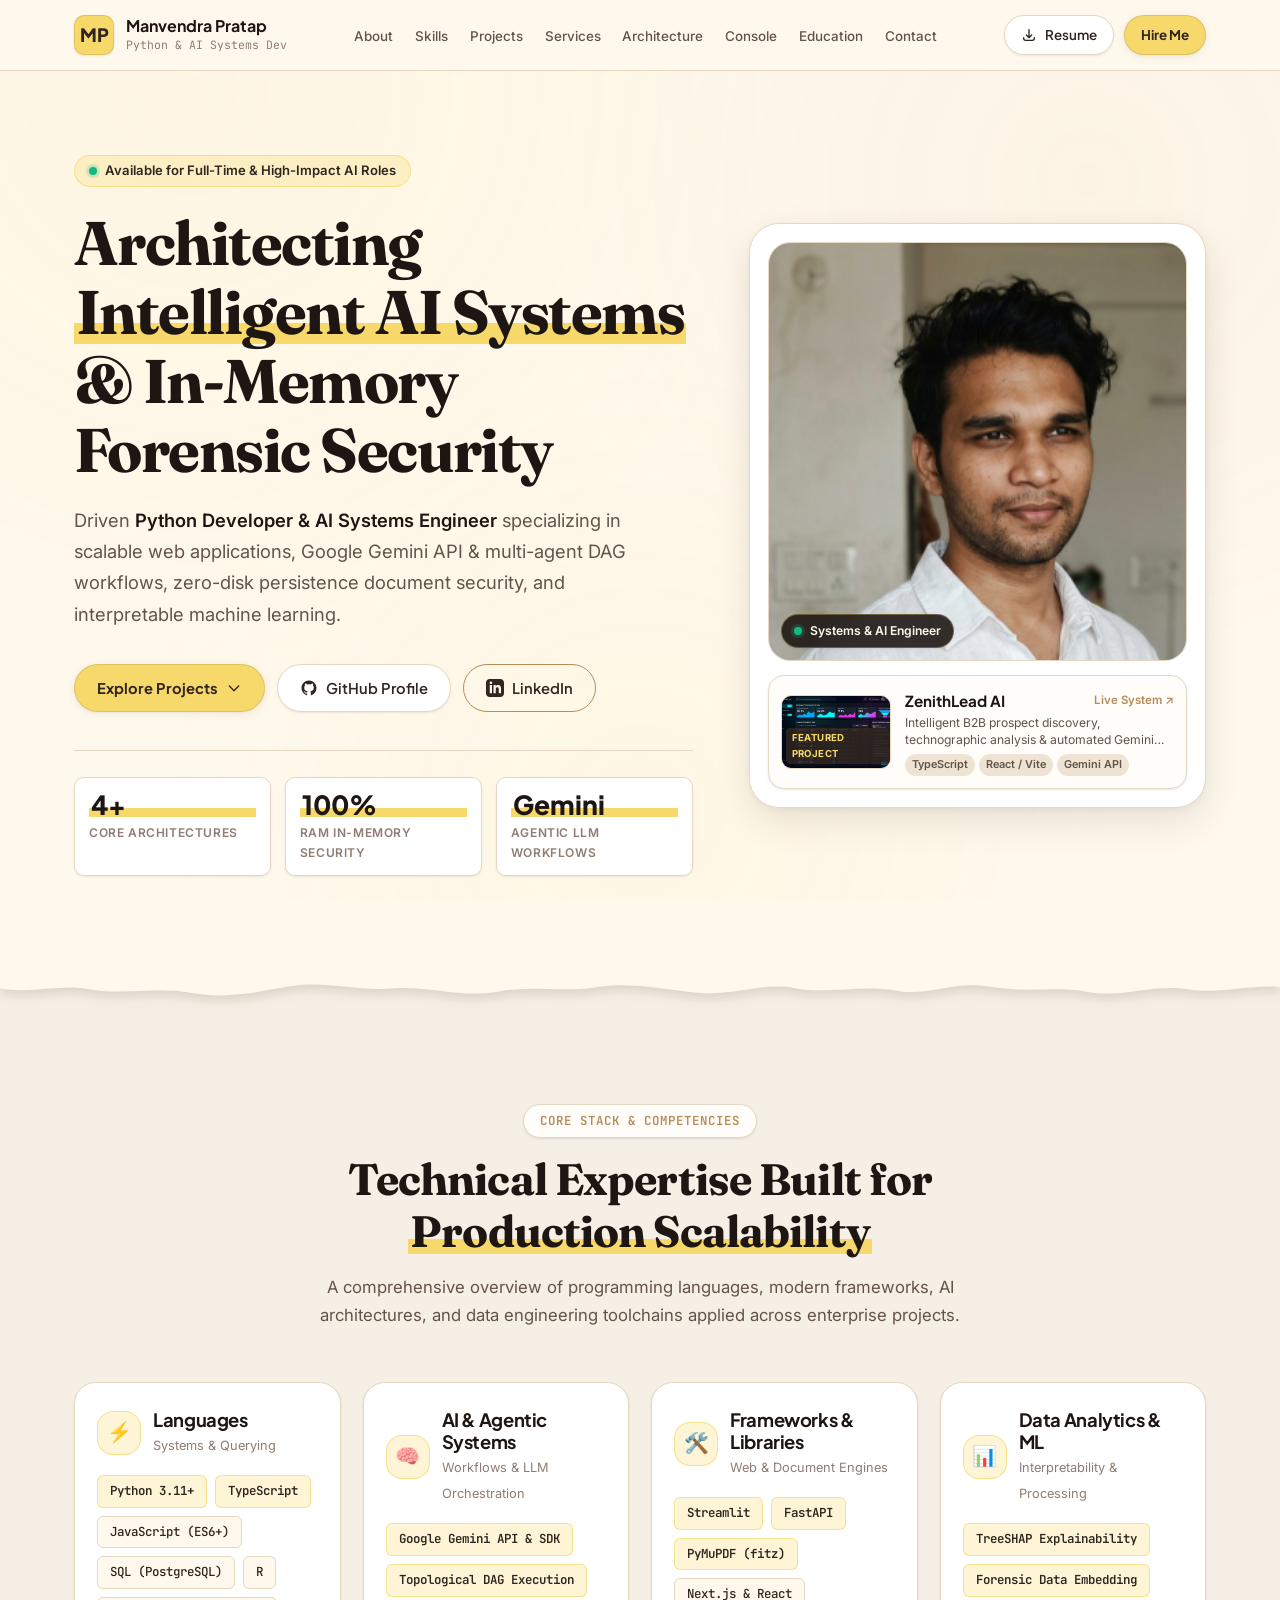
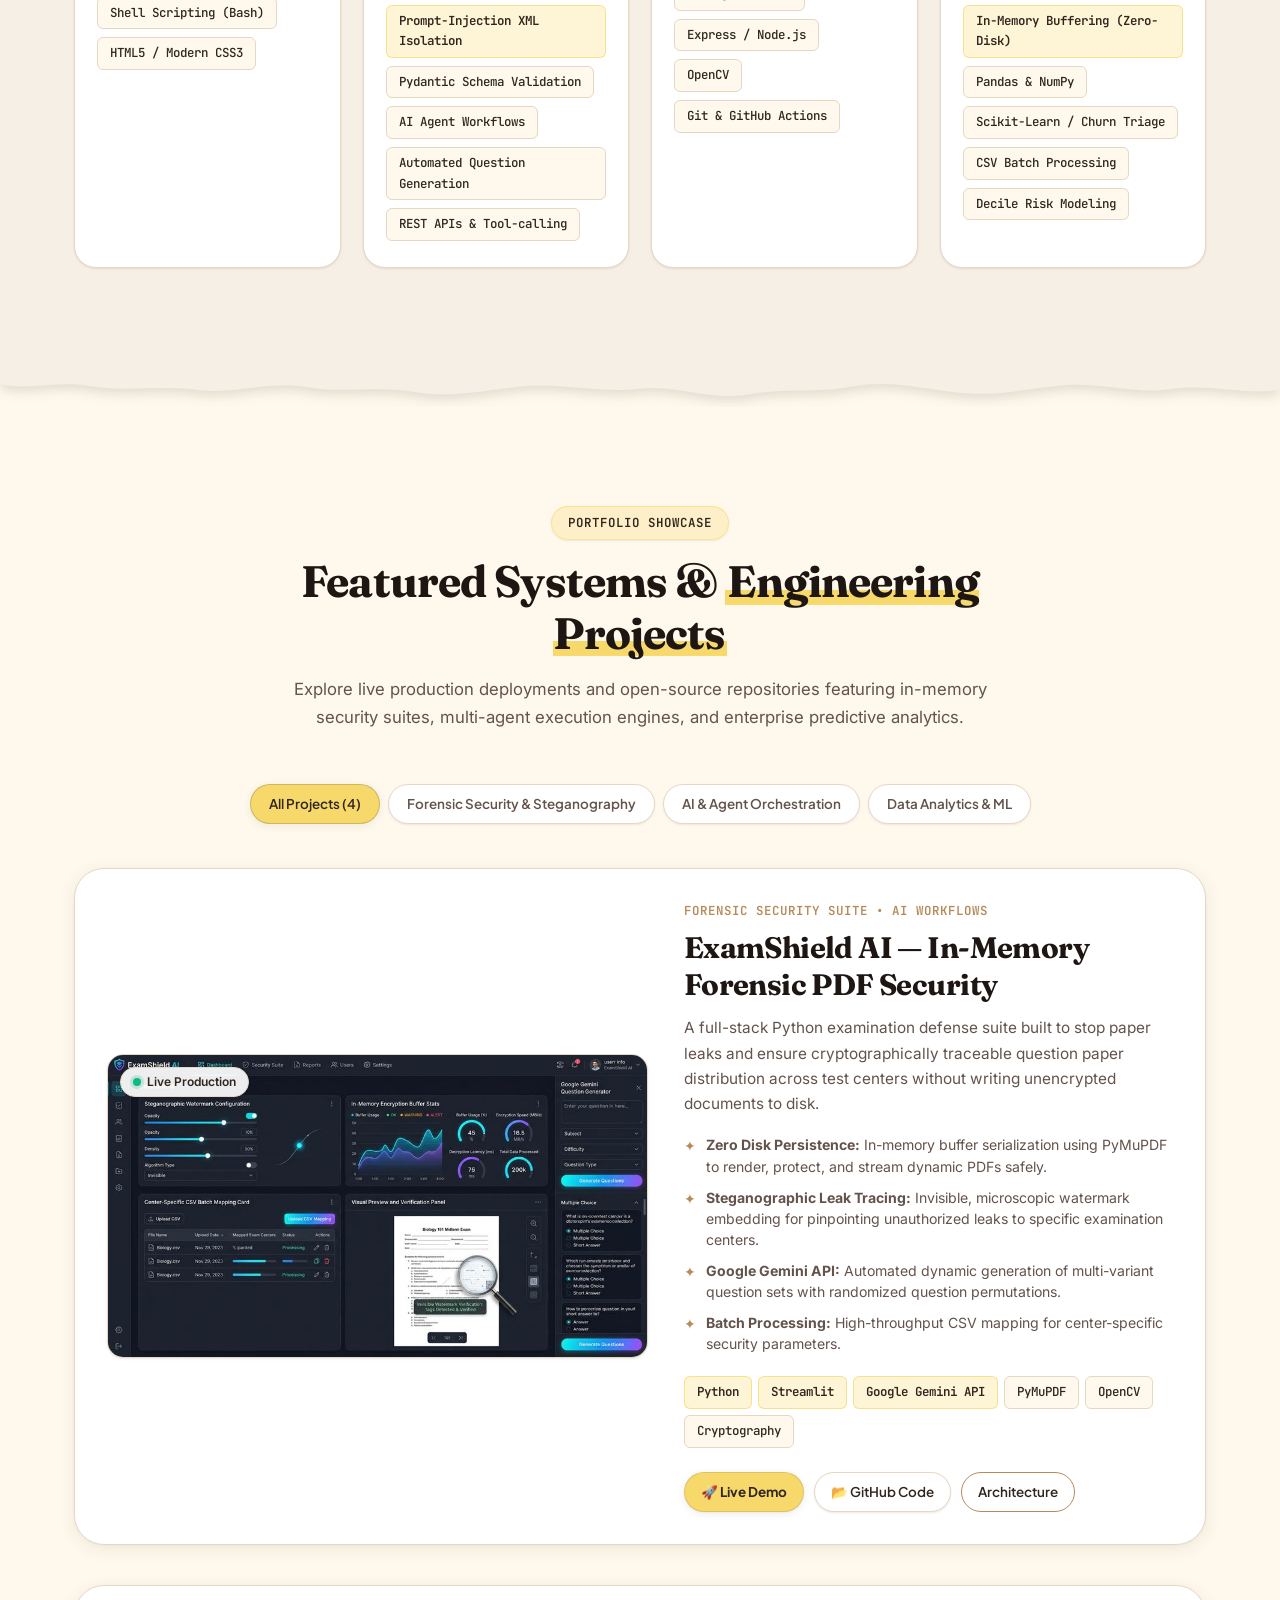
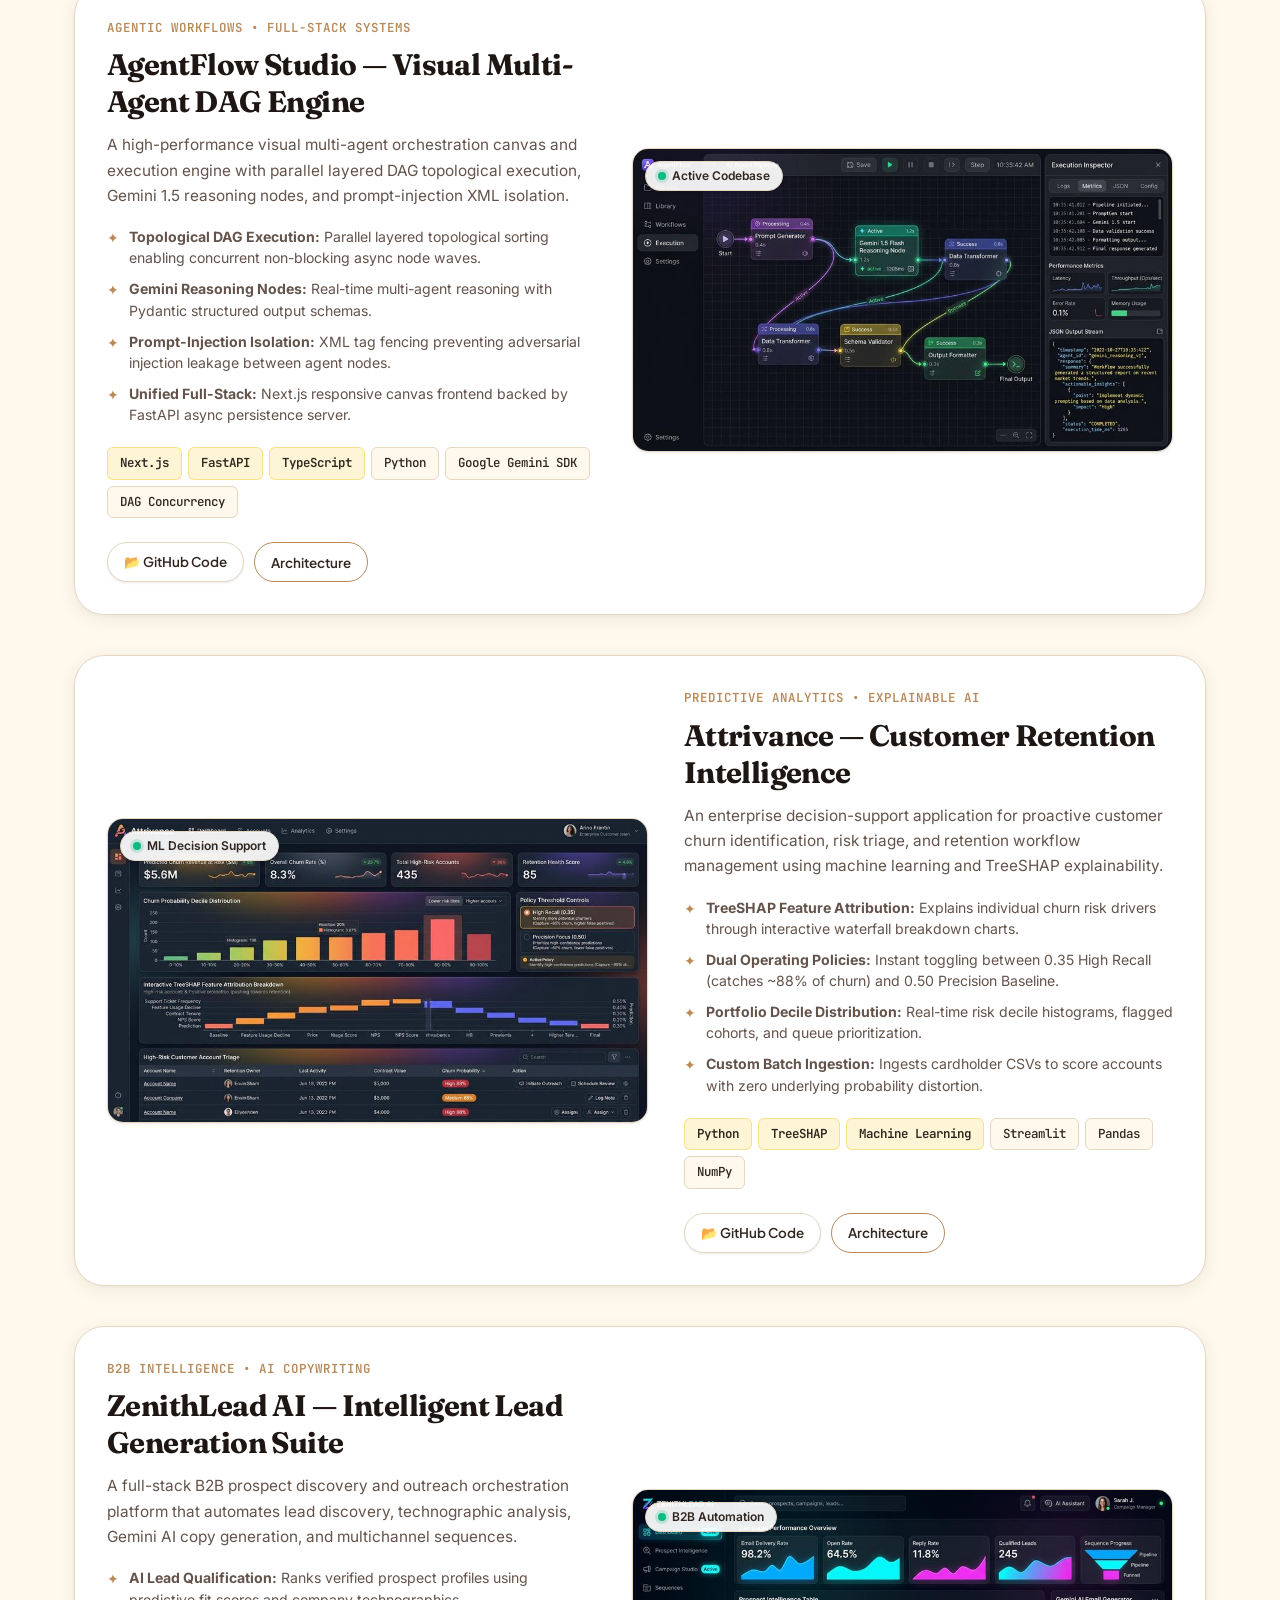
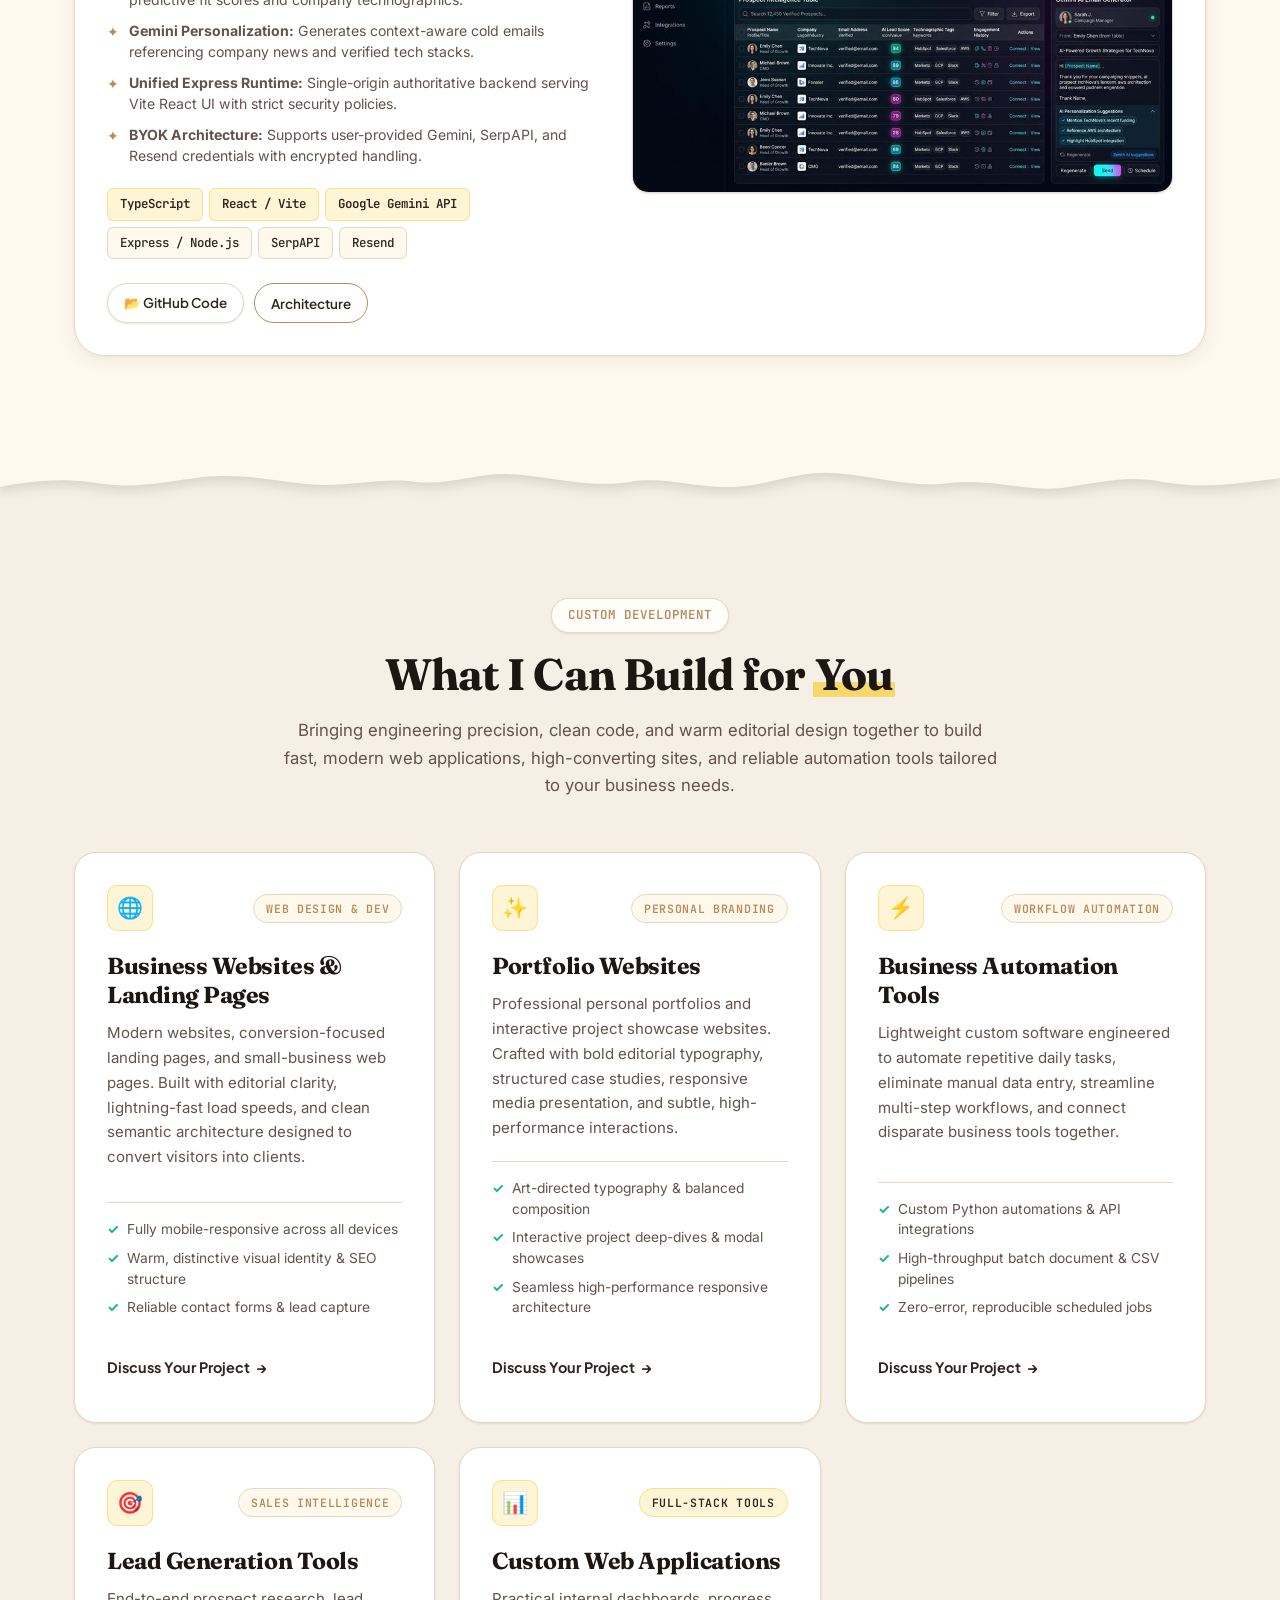
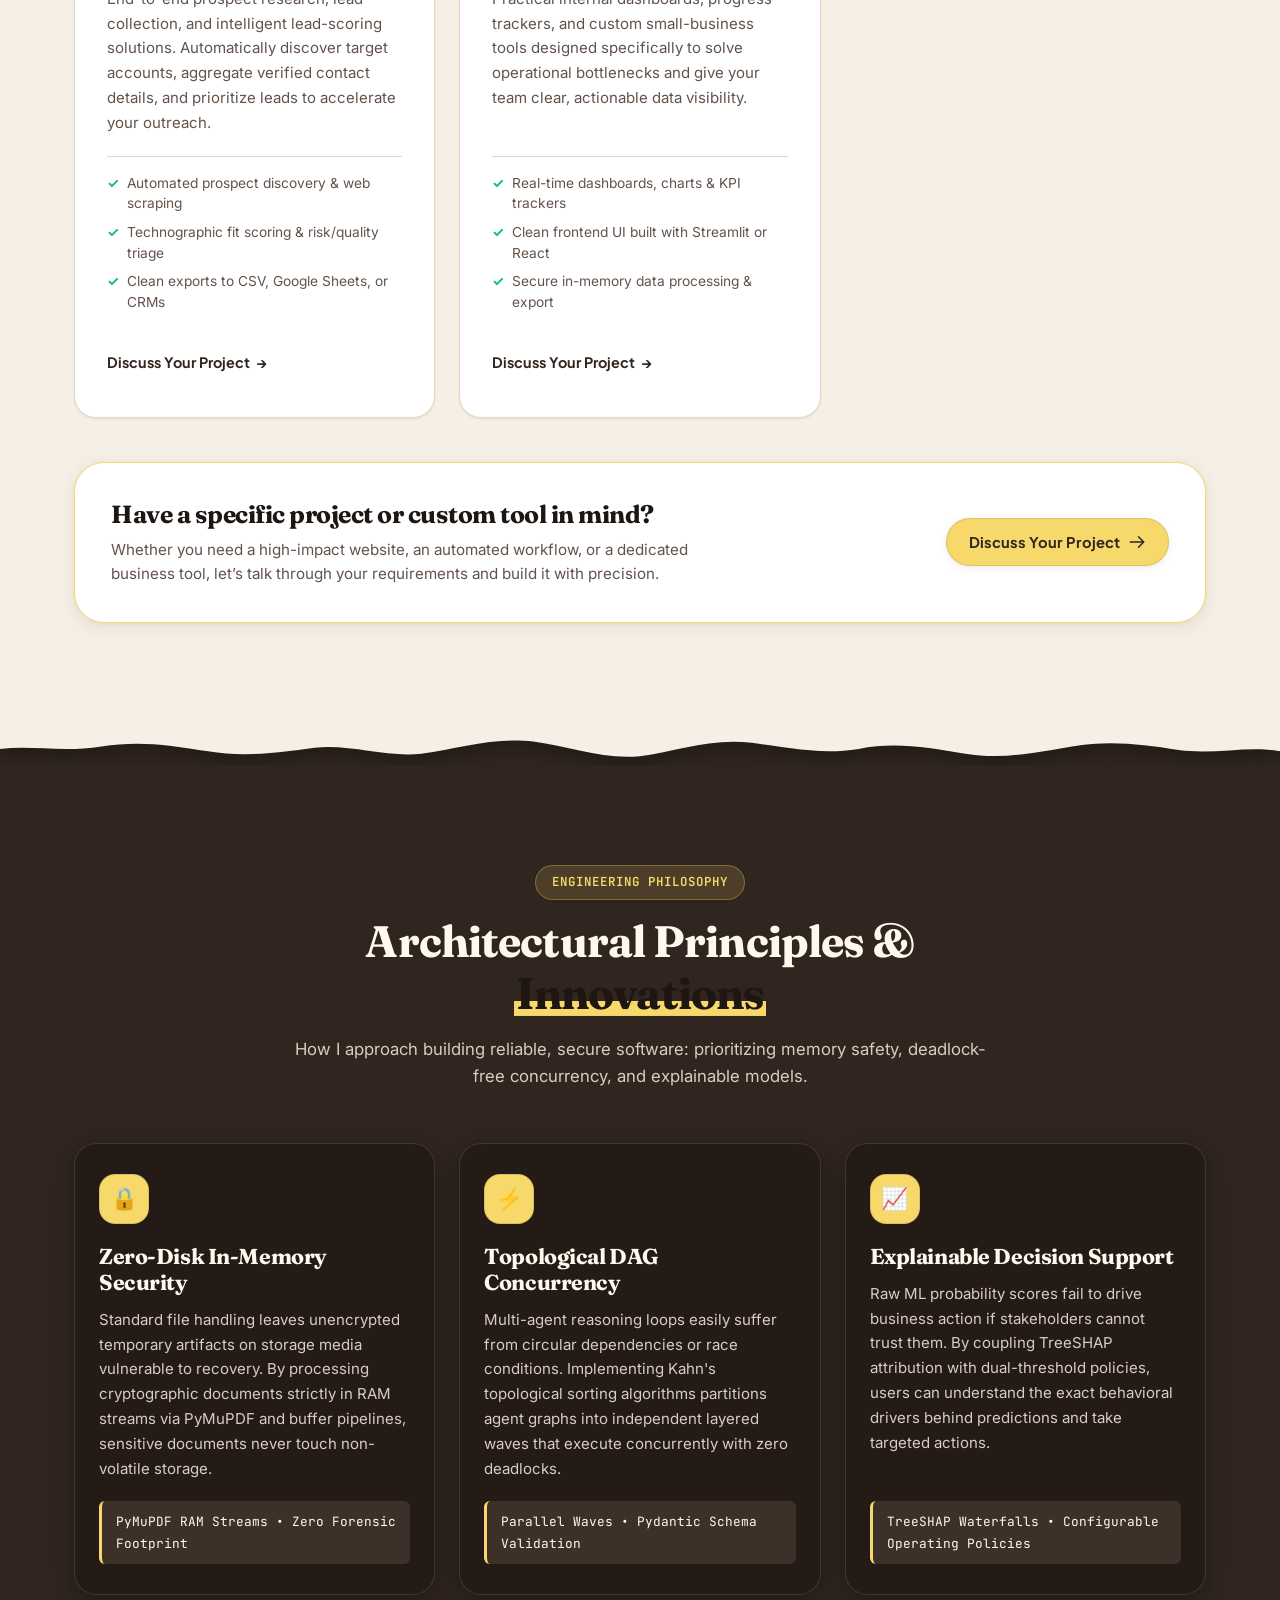
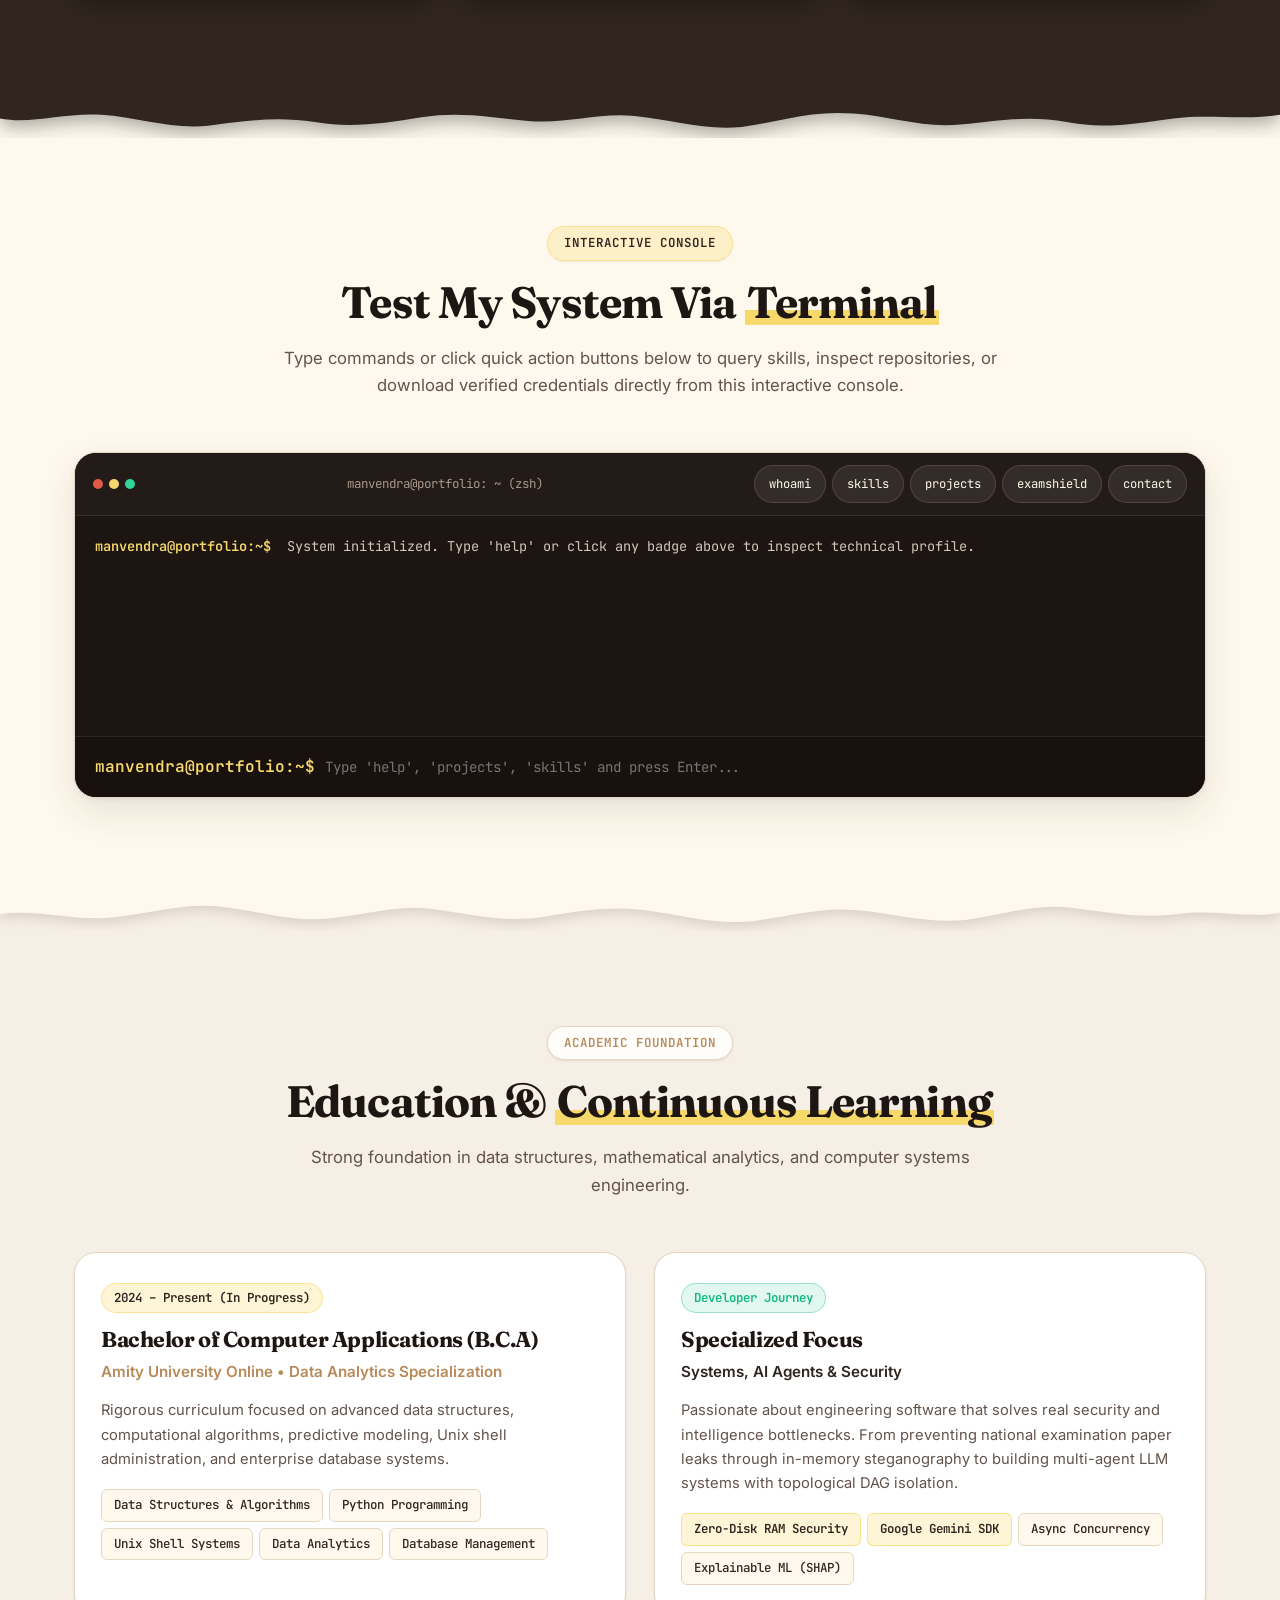
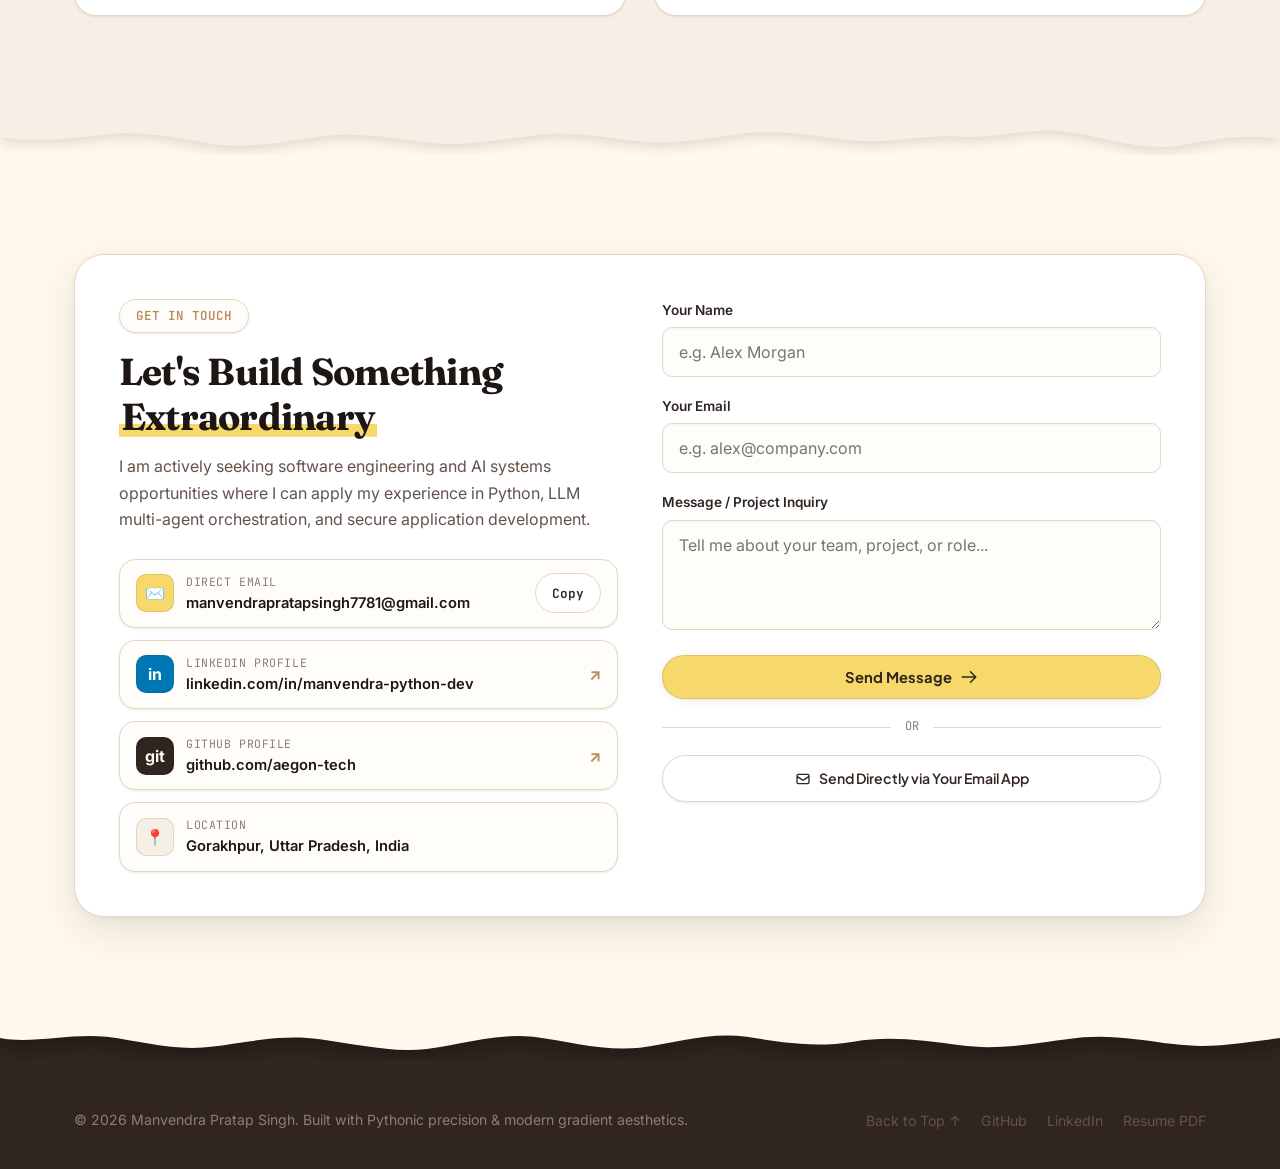
<file: index.html>
<!DOCTYPE html>
<html lang="en">
<head>
  <meta charset="UTF-8">
  <meta name="viewport" content="width=device-width, initial-scale=1.0">
  <title>Manvendra Pratap Singh | Python Developer & AI Systems Engineer</title>
  
  <!-- SEO Meta Tags -->
  <meta name="description" content="Portfolio of Manvendra Pratap Singh — Driven Python Developer specializing in scalable web applications, Google Gemini API & multi-agent DAG workflows, in-memory forensic document security, and predictive data analytics.">
  <meta name="keywords" content="Manvendra Pratap Singh, Python Developer, AI Engineer, Gemini API, Multi-Agent, Streamlit, PyMuPDF, ExamShield AI, AgentFlow Studio, Attrivance, ZenithLead AI, BCA Data Analytics">
  <meta name="author" content="Manvendra Pratap Singh">

  <!-- Open Graph -->
  <meta property="og:title" content="Manvendra Pratap Singh | Python Developer & AI Systems Engineer">
  <meta property="og:description" content="Explore enterprise projects including ExamShield AI, AgentFlow Studio, Attrivance, and ZenithLead AI.">
  <meta property="og:type" content="website">
  <meta property="og:url" content="https://github.com/aegon-tech">
  <meta property="og:image" content="assets/images/manvendra_profile.png">

  <!-- Favicon -->
  <link rel="icon" href="data:image/svg+xml,<svg xmlns=%22http://www.w3.org/2000/svg%22 viewBox=%220 0 100 100%22><text y=%22.9em%22 font-size=%2290%22>⚡</text></svg>">

  <!-- Google Fonts Preconnect & Editorial Typefaces -->
  <link rel="preconnect" href="https://fonts.googleapis.com">
  <link rel="preconnect" href="https://fonts.gstatic.com" crossorigin>
  <link href="https://fonts.googleapis.com/css2?family=Fraunces:ital,opsz,wght@0,9..144,500;0,9..144,600;0,9..144,700;0,9..144,800;1,9..144,500;1,9..144,600&family=Inter:wght@400;500;600&family=JetBrains+Mono:wght@400;500;600&family=Plus+Jakarta+Sans:wght@500;600;700;800&display=swap" rel="stylesheet">

  <!-- Stylesheet -->
  <link rel="stylesheet" href="css/style.css">
</head>
<body>

  <!-- Dynamic Ambient Glow & Mouse Spotlight (Subtle warm warmth) -->
  <div class="ambient-mesh" aria-hidden="true"></div>
  <div class="spotlight" aria-hidden="true"></div>
  <div class="mobile-menu-backdrop" id="mobileMenuBackdrop" aria-hidden="true"></div>

  <!-- ========================================================================
       NAVIGATION HEADER
       ======================================================================== -->
  <header class="site-header" id="navbar">
    <div class="container nav-container">
      <a href="#hero" class="logo-wrapper" aria-label="Manvendra Pratap Singh Portfolio Home">
        <div class="logo-icon">MP</div>
        <div class="logo-text-group">
          <span class="logo-name">Manvendra Pratap</span>
          <span class="logo-role">Python & AI Systems Dev</span>
        </div>
      </a>

      <nav aria-label="Main Navigation">
        <ul class="nav-links">
          <li><a href="#about" class="nav-link">About</a></li>
          <li><a href="#skills" class="nav-link">Skills</a></li>
          <li><a href="#projects" class="nav-link">Projects</a></li>
          <li><a href="#services" class="nav-link">Services</a></li>
          <li><a href="#architecture" class="nav-link">Architecture</a></li>
          <li><a href="#terminal" class="nav-link">Console</a></li>
          <li><a href="#education" class="nav-link">Education</a></li>
          <li><a href="#contact" class="nav-link">Contact</a></li>
          <li class="mobile-nav-actions">
            <a href="assets/Manvendra_Pratap_Singh_Resume.pdf" download="Manvendra_Pratap_Singh_Resume.pdf" class="btn btn-secondary btn-sm mobile-action-btn">
              <svg width="16" height="16" fill="none" stroke="currentColor" viewBox="0 0 24 24"><path stroke-linecap="round" stroke-linejoin="round" stroke-width="2" d="M4 16v1a3 3 0 003 3h10a3 3 0 003-3v-1m-4-4l-4 4m0 0l-4-4m4 4V4"></path></svg>
              <span>Download Resume</span>
            </a>
            <a href="#contact" class="btn btn-primary btn-sm mobile-action-btn">Hire Me</a>
          </li>
        </ul>
      </nav>

      <div class="nav-actions">
        <a href="assets/Manvendra_Pratap_Singh_Resume.pdf" download="Manvendra_Pratap_Singh_Resume.pdf" class="btn btn-secondary btn-sm" id="navResumeBtn">
          <svg width="16" height="16" fill="none" stroke="currentColor" viewBox="0 0 24 24"><path stroke-linecap="round" stroke-linejoin="round" stroke-width="2" d="M4 16v1a3 3 0 003 3h10a3 3 0 003-3v-1m-4-4l-4 4m0 0l-4-4m4 4V4"></path></svg>
          <span>Resume</span>
        </a>

        <a href="#contact" class="btn btn-primary btn-sm" id="navHireBtn">Hire Me</a>

        <button class="mobile-menu-btn" aria-label="Open Mobile Menu" aria-expanded="false">
          <span class="hamburger-bar"></span>
          <span class="hamburger-bar"></span>
          <span class="hamburger-bar"></span>
        </button>
      </div>
    </div>
  </header>

  <main>
    <!-- ========================================================================
         HERO SECTION
         ======================================================================== -->
    <section class="hero-section" id="hero">
      <div class="container hero-grid">
        <div class="hero-content-col">
          <div class="hero-badge-available">
            <span class="status-dot"></span>
            <span>Available for Full-Time & High-Impact AI Roles</span>
          </div>

          <h1 class="hero-title">
            Architecting <span class="text-gradient">Intelligent AI Systems</span> & In-Memory Forensic Security
          </h1>

          <p class="hero-subtitle">
            Driven <strong>Python Developer & AI Systems Engineer</strong> specializing in scalable web applications, Google Gemini API & multi-agent DAG workflows, zero-disk persistence document security, and interpretable machine learning.
          </p>

          <div class="hero-cta-group">
            <a href="#projects" class="btn btn-primary">
              <span>Explore Projects</span>
              <svg width="16" height="16" fill="none" stroke="currentColor" viewBox="0 0 24 24"><path stroke-linecap="round" stroke-linejoin="round" stroke-width="2" d="M19 9l-7 7-7-7"></path></svg>
            </a>
            <a href="https://github.com/aegon-tech" target="_blank" rel="noopener noreferrer" class="btn btn-secondary">
              <svg width="18" height="18" fill="currentColor" viewBox="0 0 24 24"><path fill-rule="evenodd" clip-rule="evenodd" d="M12 2C6.477 2 2 6.484 2 12.017c0 4.425 2.865 8.18 6.839 9.504.5.092.682-.217.682-.483 0-.237-.008-.868-.013-1.703-2.782.605-3.369-1.343-3.369-1.343-.454-1.158-1.11-1.466-1.11-1.466-.908-.62.069-.608.069-.608 1.003.07 1.53 1.032 1.53 1.032.892 1.53 2.341 1.088 2.91.832.092-.647.35-1.088.636-1.338-2.22-.253-4.555-1.113-4.555-4.951 0-1.093.39-1.988 1.029-2.688-.103-.253-.446-1.272.098-2.65 0 0 .84-.27 2.75 1.026A9.564 9.564 0 0112 6.844c.85.004 1.705.115 2.504.337 1.909-1.296 2.747-1.027 2.747-1.027.546 1.379.202 2.398.1 2.651.64.7 1.028 1.595 1.028 2.688 0 3.848-2.339 4.695-4.566 4.943.359.309.678.92.678 1.855 0 1.338-.012 2.419-.012 2.747 0 .268.18.58.688.482A10.019 10.019 0 0022 12.017C22 6.484 17.522 2 12 2z"></path></svg>
              <span>GitHub Profile</span>
            </a>
            <a href="https://linkedin.com/in/manvendra-python-dev" target="_blank" rel="noopener noreferrer" class="btn btn-outline-cyan">
              <svg width="18" height="18" fill="currentColor" viewBox="0 0 24 24"><path d="M19 0h-14c-2.761 0-5 2.239-5 5v14c0 2.761 2.239 5 5 5h14c2.762 0 5-2.239 5-5v-14c0-2.761-2.238-5-5-5zm-11 19h-3v-11h3v11zm-1.5-12.268c-.966 0-1.75-.79-1.75-1.764s.784-1.764 1.75-1.764 1.75.79 1.75 1.764-.783 1.764-1.75 1.764zm13.5 12.268h-3v-5.604c0-3.368-4-3.113-4 0v5.604h-3v-11h3v1.765c1.396-2.586 7-2.777 7 2.476v6.759z"/></svg>
              <span>LinkedIn</span>
            </a>
          </div>

          <!-- Quick Stats Row -->
          <div class="hero-stats-row">
            <div class="hero-stat-card">
              <span class="stat-num text-gradient">4+</span>
              <span class="stat-label">Core Architectures</span>
            </div>
            <div class="hero-stat-card">
              <span class="stat-num text-gradient-cyan">100%</span>
              <span class="stat-label">RAM In-Memory Security</span>
            </div>
            <div class="hero-stat-card">
              <span class="stat-num text-gradient-sunset">Gemini</span>
              <span class="stat-label">Agentic LLM Workflows</span>
            </div>
          </div>
        </div>

        <!-- Hero Right Column: Profile & ZenithLead AI Showcase -->
        <div class="hero-visual-card">
          <div class="profile-hero-frame">
            <div class="profile-avatar-wrap">
              <img src="assets/images/manvendra_profile.png" alt="Manvendra Pratap Singh" class="profile-avatar-img" width="305" height="401" fetchpriority="high" decoding="async">
              <div class="profile-verified-badge">
                <span class="status-dot"></span>
                <span>Systems & AI Engineer</span>
              </div>
            </div>

            <!-- Authentic Featured Project Card: ZenithLead AI -->
            <div class="hero-project-preview" data-open-project="zenithlead" tabindex="0" role="button" aria-label="Inspect ZenithLead AI Lead Intelligence Platform">
              <div class="hero-preview-thumb">
                <img src="assets/images/zenithlead_preview.jpg" alt="ZenithLead AI Platform Dashboard" width="360" height="202" loading="eager" decoding="async">
                <span class="preview-tag-pill">Featured Project</span>
              </div>
              <div class="hero-preview-details">
                <div class="hero-preview-header">
                  <span class="hero-preview-title">ZenithLead AI</span>
                  <span class="hero-preview-badge">Live System ↗</span>
                </div>
                <p class="hero-preview-desc">Intelligent B2B prospect discovery, technographic analysis & automated Gemini outreach suite.</p>
                <div class="hero-preview-meta">
                  <span class="hero-mini-tag">TypeScript</span>
                  <span class="hero-mini-tag">React / Vite</span>
                  <span class="hero-mini-tag">Gemini API</span>
                </div>
              </div>
            </div>
          </div>
        </div>
      </div>
    </section>

    <!-- Torn Paper Sheet 1 to 2: Hero to Skills Matrix -->
    <div class="torn-paper-divider torn-hero-to-skills" aria-hidden="true">
      <svg viewBox="0 0 1200 36" preserveAspectRatio="none" class="torn-paper-svg">
        <path class="torn-top-sheet" d="M0,0 L1200,0 L1200,18 C1170,16 1145,24 1115,20 C1080,15 1055,27 1020,22 C990,17 965,23 930,18 C895,12 870,26 840,21 C805,16 780,24 745,19 C715,14 690,25 655,23 C620,20 595,14 560,18 C525,23 500,16 465,22 C430,27 405,17 370,19 C335,22 310,13 275,17 C240,22 215,28 180,23 C145,17 120,25 85,20 C55,15 30,24 0,19 Z"></path>
      </svg>
    </div>

    <!-- ========================================================================
         TECHNICAL SKILLS MATRIX SECTION
         ======================================================================== -->
    <section class="skills-section" id="skills">
      <div class="container">
        <div class="section-header">
          <span class="section-pill">Core Stack & Competencies</span>
          <h2 class="section-title">Technical Expertise Built for <span class="text-gradient">Production Scalability</span></h2>
          <p class="section-desc">
            A comprehensive overview of programming languages, modern frameworks, AI architectures, and data engineering toolchains applied across enterprise projects.
          </p>
        </div>

        <div class="skills-grid">
          <!-- Card 1: Core Languages -->
          <div class="glass-panel skill-category-card">
            <div class="skill-card-header">
              <div class="skill-icon-bubble">⚡</div>
              <div>
                <h3 class="skill-cat-title">Languages</h3>
                <span class="skill-cat-subtitle">Systems & Querying</span>
              </div>
            </div>
            <div class="skill-badge-cloud">
              <span class="tech-tag featured">Python 3.11+</span>
              <span class="tech-tag featured">TypeScript</span>
              <span class="tech-tag">JavaScript (ES6+)</span>
              <span class="tech-tag">SQL (PostgreSQL)</span>
              <span class="tech-tag">R</span>
              <span class="tech-tag">Shell Scripting (Bash)</span>
              <span class="tech-tag">HTML5 / Modern CSS3</span>
            </div>
          </div>

          <!-- Card 2: AI & LLM Engineering -->
          <div class="glass-panel skill-category-card">
            <div class="skill-card-header">
              <div class="skill-icon-bubble purple">🧠</div>
              <div>
                <h3 class="skill-cat-title">AI & Agentic Systems</h3>
                <span class="skill-cat-subtitle">Workflows & LLM Orchestration</span>
              </div>
            </div>
            <div class="skill-badge-cloud">
              <span class="tech-tag featured">Google Gemini API & SDK</span>
              <span class="tech-tag featured">Topological DAG Execution</span>
              <span class="tech-tag featured">Prompt-Injection XML Isolation</span>
              <span class="tech-tag">Pydantic Schema Validation</span>
              <span class="tech-tag">AI Agent Workflows</span>
              <span class="tech-tag">Automated Question Generation</span>
              <span class="tech-tag">REST APIs & Tool-calling</span>
            </div>
          </div>

          <!-- Card 3: Frameworks & Engineering -->
          <div class="glass-panel skill-category-card">
            <div class="skill-card-header">
              <div class="skill-icon-bubble cyan">🛠️</div>
              <div>
                <h3 class="skill-cat-title">Frameworks & Libraries</h3>
                <span class="skill-cat-subtitle">Web & Document Engines</span>
              </div>
            </div>
            <div class="skill-badge-cloud">
              <span class="tech-tag featured">Streamlit</span>
              <span class="tech-tag featured">FastAPI</span>
              <span class="tech-tag featured">PyMuPDF (fitz)</span>
              <span class="tech-tag">Next.js & React</span>
              <span class="tech-tag">Express / Node.js</span>
              <span class="tech-tag">OpenCV</span>
              <span class="tech-tag">Git & GitHub Actions</span>
            </div>
          </div>

          <!-- Card 4: Data Analytics & Forensics -->
          <div class="glass-panel skill-category-card">
            <div class="skill-card-header">
              <div class="skill-icon-bubble amber">📊</div>
              <div>
                <h3 class="skill-cat-title">Data Analytics & ML</h3>
                <span class="skill-cat-subtitle">Interpretability & Processing</span>
              </div>
            </div>
            <div class="skill-badge-cloud">
              <span class="tech-tag featured">TreeSHAP Explainability</span>
              <span class="tech-tag featured">Forensic Data Embedding</span>
              <span class="tech-tag featured">In-Memory Buffering (Zero-Disk)</span>
              <span class="tech-tag">Pandas & NumPy</span>
              <span class="tech-tag">Scikit-Learn / Churn Triage</span>
              <span class="tech-tag">CSV Batch Processing</span>
              <span class="tech-tag">Decile Risk Modeling</span>
            </div>
          </div>
        </div>
      </div>
    </section>

    <!-- Torn Paper Sheet 2 to 3: Skills to Featured Projects -->
    <div class="torn-paper-divider torn-skills-to-projects" aria-hidden="true">
      <svg viewBox="0 0 1200 36" preserveAspectRatio="none" class="torn-paper-svg">
        <path class="torn-top-sheet" d="M0,0 L1200,0 L1200,22 C1165,26 1135,17 1100,21 C1065,26 1035,16 1000,18 C960,21 935,28 895,24 C860,20 835,14 800,19 C765,25 735,20 700,26 C665,31 635,18 600,21 C560,25 530,16 490,19 C455,22 425,29 390,24 C355,18 325,25 290,20 C250,14 220,26 185,22 C150,18 120,24 85,19 C55,14 25,23 0,17 Z"></path>
      </svg>
    </div>

    <!-- ========================================================================
         FEATURED PROJECTS SHOWCASE (WITH VISUAL SCREENSHOTS & DEEP DIVES)
         ======================================================================== -->
    <section class="projects-section" id="projects">
      <div class="container">
        <div class="section-header">
          <span class="section-pill cyan">Portfolio Showcase</span>
          <h2 class="section-title">Featured Systems & <span class="text-gradient-cyan">Engineering Projects</span></h2>
          <p class="section-desc">
            Explore live production deployments and open-source repositories featuring in-memory security suites, multi-agent execution engines, and enterprise predictive analytics.
          </p>
        </div>

        <!-- Filter Controls -->
        <div class="project-filters">
          <button class="filter-btn active" data-filter="all">All Projects (4)</button>
          <button class="filter-btn" data-filter="security">Forensic Security & Steganography</button>
          <button class="filter-btn" data-filter="ai">AI & Agent Orchestration</button>
          <button class="filter-btn" data-filter="analytics">Data Analytics & ML</button>
        </div>

        <div class="projects-grid">
          <!-- PROJECT 1: ExamShield AI -->
          <article class="project-card" data-category="security ai">
            <div class="project-media-col">
              <div class="project-screenshot-wrap" data-open-project="examshield" title="Click to view full architecture">
                <img src="assets/images/examshield_preview.jpg" alt="ExamShield AI Dashboard Preview" class="project-screenshot-img" width="900" height="506" loading="lazy" decoding="async">
                <span class="project-live-indicator">
                  <span class="status-dot"></span> Live Production
                </span>
                <div class="screenshot-overlay">
                  <span class="overlay-click-hint">🔍 Click for Architectural Deep-Dive</span>
                </div>
              </div>
            </div>

            <div class="project-content-col">
              <span class="project-category-tag">Forensic Security Suite • AI Workflows</span>
              <h3 class="project-title">ExamShield AI — In-Memory Forensic PDF Security</h3>
              <p class="project-summary">
                A full-stack Python examination defense suite built to stop paper leaks and ensure cryptographically traceable question paper distribution across test centers without writing unencrypted documents to disk.
              </p>

              <ul class="project-bullet-list">
                <li class="project-bullet-item">
                  <span class="bullet-icon">✦</span>
                  <span><strong>Zero Disk Persistence:</strong> In-memory buffer serialization using PyMuPDF to render, protect, and stream dynamic PDFs safely.</span>
                </li>
                <li class="project-bullet-item">
                  <span class="bullet-icon">✦</span>
                  <span><strong>Steganographic Leak Tracing:</strong> Invisible, microscopic watermark embedding for pinpointing unauthorized leaks to specific examination centers.</span>
                </li>
                <li class="project-bullet-item">
                  <span class="bullet-icon">✦</span>
                  <span><strong>Google Gemini API:</strong> Automated dynamic generation of multi-variant question sets with randomized question permutations.</span>
                </li>
                <li class="project-bullet-item">
                  <span class="bullet-icon">✦</span>
                  <span><strong>Batch Processing:</strong> High-throughput CSV mapping for center-specific security parameters.</span>
                </li>
              </ul>

              <div class="project-tech-stack">
                <span class="tech-tag featured">Python</span>
                <span class="tech-tag featured">Streamlit</span>
                <span class="tech-tag featured">Google Gemini API</span>
                <span class="tech-tag">PyMuPDF</span>
                <span class="tech-tag">OpenCV</span>
                <span class="tech-tag">Cryptography</span>
              </div>

              <div class="project-cta-group">
                <a href="https://examshield-ai.streamlit.app" target="_blank" rel="noopener noreferrer" class="btn btn-primary btn-sm">
                  <span>🚀 Live Demo</span>
                </a>
                <a href="https://github.com/aegon-tech/ExamShield-AI" target="_blank" rel="noopener noreferrer" class="btn btn-secondary btn-sm">
                  <span>📂 GitHub Code</span>
                </a>
                <button class="btn btn-outline-cyan btn-sm" data-open-project="examshield">
                  <span>Architecture</span>
                </button>
              </div>
            </div>
          </article>

          <!-- PROJECT 2: AgentFlow Studio -->
          <article class="project-card reverse" data-category="ai">
            <div class="project-media-col">
              <div class="project-screenshot-wrap" data-open-project="agentflow" title="Click to view full architecture">
                <img src="assets/images/agentflow_preview.jpg" alt="AgentFlow Studio Dashboard Preview" class="project-screenshot-img" width="900" height="506" loading="lazy" decoding="async">
                <span class="project-live-indicator">
                  <span class="status-dot"></span> Active Codebase
                </span>
                <div class="screenshot-overlay">
                  <span class="overlay-click-hint">🔍 Click for Architectural Deep-Dive</span>
                </div>
              </div>
            </div>

            <div class="project-content-col">
              <span class="project-category-tag">Agentic Workflows • Full-Stack Systems</span>
              <h3 class="project-title">AgentFlow Studio — Visual Multi-Agent DAG Engine</h3>
              <p class="project-summary">
                A high-performance visual multi-agent orchestration canvas and execution engine with parallel layered DAG topological execution, Gemini 1.5 reasoning nodes, and prompt-injection XML isolation.
              </p>

              <ul class="project-bullet-list">
                <li class="project-bullet-item">
                  <span class="bullet-icon">✦</span>
                  <span><strong>Topological DAG Execution:</strong> Parallel layered topological sorting enabling concurrent non-blocking async node waves.</span>
                </li>
                <li class="project-bullet-item">
                  <span class="bullet-icon">✦</span>
                  <span><strong>Gemini Reasoning Nodes:</strong> Real-time multi-agent reasoning with Pydantic structured output schemas.</span>
                </li>
                <li class="project-bullet-item">
                  <span class="bullet-icon">✦</span>
                  <span><strong>Prompt-Injection Isolation:</strong> XML tag fencing preventing adversarial injection leakage between agent nodes.</span>
                </li>
                <li class="project-bullet-item">
                  <span class="bullet-icon">✦</span>
                  <span><strong>Unified Full-Stack:</strong> Next.js responsive canvas frontend backed by FastAPI async persistence server.</span>
                </li>
              </ul>

              <div class="project-tech-stack">
                <span class="tech-tag featured">Next.js</span>
                <span class="tech-tag featured">FastAPI</span>
                <span class="tech-tag featured">TypeScript</span>
                <span class="tech-tag">Python</span>
                <span class="tech-tag">Google Gemini SDK</span>
                <span class="tech-tag">DAG Concurrency</span>
              </div>

              <div class="project-cta-group">
                <a href="https://github.com/aegon-tech/AgentFlow_Studio" target="_blank" rel="noopener noreferrer" class="btn btn-secondary btn-sm">
                  <span>📂 GitHub Code</span>
                </a>
                <button class="btn btn-outline-cyan btn-sm" data-open-project="agentflow">
                  <span>Architecture</span>
                </button>
              </div>
            </div>
          </article>

          <!-- PROJECT 3: Attrivance -->
          <article class="project-card" data-category="analytics">
            <div class="project-media-col">
              <div class="project-screenshot-wrap" data-open-project="attrivance" title="Click to view full architecture">
                <img src="assets/images/attrivance_preview.jpg" alt="Attrivance Customer Retention Intelligence Preview" class="project-screenshot-img" width="900" height="506" loading="lazy" decoding="async">
                <span class="project-live-indicator">
                  <span class="status-dot"></span> ML Decision Support
                </span>
                <div class="screenshot-overlay">
                  <span class="overlay-click-hint">🔍 Click for Architectural Deep-Dive</span>
                </div>
              </div>
            </div>

            <div class="project-content-col">
              <span class="project-category-tag">Predictive Analytics • Explainable AI</span>
              <h3 class="project-title">Attrivance — Customer Retention Intelligence</h3>
              <p class="project-summary">
                An enterprise decision-support application for proactive customer churn identification, risk triage, and retention workflow management using machine learning and TreeSHAP explainability.
              </p>

              <ul class="project-bullet-list">
                <li class="project-bullet-item">
                  <span class="bullet-icon">✦</span>
                  <span><strong>TreeSHAP Feature Attribution:</strong> Explains individual churn risk drivers through interactive waterfall breakdown charts.</span>
                </li>
                <li class="project-bullet-item">
                  <span class="bullet-icon">✦</span>
                  <span><strong>Dual Operating Policies:</strong> Instant toggling between 0.35 High Recall (catches ~88% of churn) and 0.50 Precision Baseline.</span>
                </li>
                <li class="project-bullet-item">
                  <span class="bullet-icon">✦</span>
                  <span><strong>Portfolio Decile Distribution:</strong> Real-time risk decile histograms, flagged cohorts, and queue prioritization.</span>
                </li>
                <li class="project-bullet-item">
                  <span class="bullet-icon">✦</span>
                  <span><strong>Custom Batch Ingestion:</strong> Ingests cardholder CSVs to score accounts with zero underlying probability distortion.</span>
                </li>
              </ul>

              <div class="project-tech-stack">
                <span class="tech-tag featured">Python</span>
                <span class="tech-tag featured">TreeSHAP</span>
                <span class="tech-tag featured">Machine Learning</span>
                <span class="tech-tag">Streamlit</span>
                <span class="tech-tag">Pandas</span>
                <span class="tech-tag">NumPy</span>
              </div>

              <div class="project-cta-group">
                <a href="https://github.com/aegon-tech/Attrivance" target="_blank" rel="noopener noreferrer" class="btn btn-secondary btn-sm">
                  <span>📂 GitHub Code</span>
                </a>
                <button class="btn btn-outline-cyan btn-sm" data-open-project="attrivance">
                  <span>Architecture</span>
                </button>
              </div>
            </div>
          </article>

          <!-- PROJECT 4: ZenithLead AI -->
          <article class="project-card reverse" data-category="ai">
            <div class="project-media-col">
              <div class="project-screenshot-wrap" data-open-project="zenithlead" title="Click to view full architecture">
                <img src="assets/images/zenithlead_preview.jpg" alt="ZenithLead AI Lead Intelligence Preview" class="project-screenshot-img" width="900" height="506" loading="lazy" decoding="async">
                <span class="project-live-indicator">
                  <span class="status-dot"></span> B2B Automation
                </span>
                <div class="screenshot-overlay">
                  <span class="overlay-click-hint">🔍 Click for Architectural Deep-Dive</span>
                </div>
              </div>
            </div>

            <div class="project-content-col">
              <span class="project-category-tag">B2B Intelligence • AI Copywriting</span>
              <h3 class="project-title">ZenithLead AI — Intelligent Lead Generation Suite</h3>
              <p class="project-summary">
                A full-stack B2B prospect discovery and outreach orchestration platform that automates lead discovery, technographic analysis, Gemini AI copy generation, and multichannel sequences.
              </p>

              <ul class="project-bullet-list">
                <li class="project-bullet-item">
                  <span class="bullet-icon">✦</span>
                  <span><strong>AI Lead Qualification:</strong> Ranks verified prospect profiles using predictive fit scores and company technographics.</span>
                </li>
                <li class="project-bullet-item">
                  <span class="bullet-icon">✦</span>
                  <span><strong>Gemini Personalization:</strong> Generates context-aware cold emails referencing company news and verified tech stacks.</span>
                </li>
                <li class="project-bullet-item">
                  <span class="bullet-icon">✦</span>
                  <span><strong>Unified Express Runtime:</strong> Single-origin authoritative backend serving Vite React UI with strict security policies.</span>
                </li>
                <li class="project-bullet-item">
                  <span class="bullet-icon">✦</span>
                  <span><strong>BYOK Architecture:</strong> Supports user-provided Gemini, SerpAPI, and Resend credentials with encrypted handling.</span>
                </li>
              </ul>

              <div class="project-tech-stack">
                <span class="tech-tag featured">TypeScript</span>
                <span class="tech-tag featured">React / Vite</span>
                <span class="tech-tag featured">Google Gemini API</span>
                <span class="tech-tag">Express / Node.js</span>
                <span class="tech-tag">SerpAPI</span>
                <span class="tech-tag">Resend</span>
              </div>

              <div class="project-cta-group">
                <a href="https://github.com/aegon-tech/Zenithlead-AI" target="_blank" rel="noopener noreferrer" class="btn btn-secondary btn-sm">
                  <span>📂 GitHub Code</span>
                </a>
                <button class="btn btn-outline-cyan btn-sm" data-open-project="zenithlead">
                  <span>Architecture</span>
                </button>
              </div>
            </div>
          </article>
        </div>
      </div>
    </section>

    <!-- Torn Paper Sheet 3 to 4: Featured Projects to Services -->
    <div class="torn-paper-divider torn-projects-to-services" aria-hidden="true">
      <svg viewBox="0 0 1200 36" preserveAspectRatio="none" class="torn-paper-svg">
        <path class="torn-top-sheet" d="M0,0 L1200,0 L1200,19 C1160,23 1130,28 1090,22 C1055,16 1030,23 995,27 C960,30 930,19 890,23 C855,27 825,18 785,15 C750,12 725,24 690,26 C655,28 625,17 590,22 C550,27 525,19 485,16 C450,13 425,25 390,22 C355,18 325,27 290,24 C250,20 225,15 190,18 C155,22 125,28 90,23 C60,18 25,22 0,26 Z"></path>
      </svg>
    </div>

    <!-- ========================================================================
         WHAT I CAN BUILD FOR YOU (Services & Solutions)
         ======================================================================== -->
    <section class="services-section" id="services">
      <div class="container">
        <div class="section-header">
          <span class="section-pill">Custom Development</span>
          <h2 class="section-title">What I Can Build for <span class="text-gradient">You</span></h2>
          <p class="section-desc">
            Bringing engineering precision, clean code, and warm editorial design together to build fast, modern web applications, high-converting sites, and reliable automation tools tailored to your business needs.
          </p>
        </div>

        <div class="services-grid">
          <!-- Service 1: Business Websites & Landing Pages -->
          <article class="service-card">
            <div class="service-card-top">
              <div class="service-icon-box">🌐</div>
              <span class="service-badge">Web Design & Dev</span>
            </div>
            <h3 class="service-title">Business Websites & Landing Pages</h3>
            <p class="service-description">
              Modern websites, conversion-focused landing pages, and small-business web pages. Built with editorial clarity, lightning-fast load speeds, and clean semantic architecture designed to convert visitors into clients.
            </p>
            <ul class="service-deliverables">
              <li><span class="service-check">✓</span> Fully mobile-responsive across all devices</li>
              <li><span class="service-check">✓</span> Warm, distinctive visual identity & SEO structure</li>
              <li><span class="service-check">✓</span> Reliable contact forms & lead capture</li>
            </ul>
            <div class="service-card-footer">
              <a href="#contact" class="service-link">Discuss Your Project <span>→</span></a>
            </div>
          </article>

          <!-- Service 2: Portfolio Websites -->
          <article class="service-card">
            <div class="service-card-top">
              <div class="service-icon-box">✨</div>
              <span class="service-badge">Personal Branding</span>
            </div>
            <h3 class="service-title">Portfolio Websites</h3>
            <p class="service-description">
              Professional personal portfolios and interactive project showcase websites. Crafted with bold editorial typography, structured case studies, responsive media presentation, and subtle, high-performance interactions.
            </p>
            <ul class="service-deliverables">
              <li><span class="service-check">✓</span> Art-directed typography & balanced composition</li>
              <li><span class="service-check">✓</span> Interactive project deep-dives & modal showcases</li>
              <li><span class="service-check">✓</span> Seamless high-performance responsive architecture</li>
            </ul>
            <div class="service-card-footer">
              <a href="#contact" class="service-link">Discuss Your Project <span>→</span></a>
            </div>
          </article>

          <!-- Service 3: Business Automation Tools -->
          <article class="service-card">
            <div class="service-card-top">
              <div class="service-icon-box">⚡</div>
              <span class="service-badge">Workflow Automation</span>
            </div>
            <h3 class="service-title">Business Automation Tools</h3>
            <p class="service-description">
              Lightweight custom software engineered to automate repetitive daily tasks, eliminate manual data entry, streamline multi-step workflows, and connect disparate business tools together.
            </p>
            <ul class="service-deliverables">
              <li><span class="service-check">✓</span> Custom Python automations & API integrations</li>
              <li><span class="service-check">✓</span> High-throughput batch document & CSV pipelines</li>
              <li><span class="service-check">✓</span> Zero-error, reproducible scheduled jobs</li>
            </ul>
            <div class="service-card-footer">
              <a href="#contact" class="service-link">Discuss Your Project <span>→</span></a>
            </div>
          </article>

          <!-- Service 4: Lead Generation Tools -->
          <article class="service-card">
            <div class="service-card-top">
              <div class="service-icon-box">🎯</div>
              <span class="service-badge">Sales Intelligence</span>
            </div>
            <h3 class="service-title">Lead Generation Tools</h3>
            <p class="service-description">
              End-to-end prospect research, lead collection, and intelligent lead-scoring solutions. Automatically discover target accounts, aggregate verified contact details, and prioritize leads to accelerate your outreach.
            </p>
            <ul class="service-deliverables">
              <li><span class="service-check">✓</span> Automated prospect discovery & web scraping</li>
              <li><span class="service-check">✓</span> Technographic fit scoring & risk/quality triage</li>
              <li><span class="service-check">✓</span> Clean exports to CSV, Google Sheets, or CRMs</li>
            </ul>
            <div class="service-card-footer">
              <a href="#contact" class="service-link">Discuss Your Project <span>→</span></a>
            </div>
          </article>

          <!-- Service 5: Custom Web Applications -->
          <article class="service-card service-card-highlight">
            <div class="service-card-top">
              <div class="service-icon-box">📊</div>
              <span class="service-badge featured">Full-Stack Tools</span>
            </div>
            <h3 class="service-title">Custom Web Applications</h3>
            <p class="service-description">
              Practical internal dashboards, progress trackers, and custom small-business tools designed specifically to solve operational bottlenecks and give your team clear, actionable data visibility.
            </p>
            <ul class="service-deliverables">
              <li><span class="service-check">✓</span> Real-time dashboards, charts & KPI trackers</li>
              <li><span class="service-check">✓</span> Clean frontend UI built with Streamlit or React</li>
              <li><span class="service-check">✓</span> Secure in-memory data processing & export</li>
            </ul>
            <div class="service-card-footer">
              <a href="#contact" class="service-link">Discuss Your Project <span>→</span></a>
            </div>
          </article>
        </div>

        <!-- Section Call to Action Banner -->
        <div class="services-cta-banner">
          <div class="services-cta-content">
            <h3 class="services-cta-title">Have a specific project or custom tool in mind?</h3>
            <p class="services-cta-desc">
              Whether you need a high-impact website, an automated workflow, or a dedicated business tool, let’s talk through your requirements and build it with precision.
            </p>
          </div>
          <a href="#contact" class="btn btn-primary">
            <span>Discuss Your Project</span>
            <svg width="18" height="18" fill="none" stroke="currentColor" viewBox="0 0 24 24"><path stroke-linecap="round" stroke-linejoin="round" stroke-width="2" d="M14 5l7 7m0 0l-7 7m7-7H3"></path></svg>
          </a>
        </div>
      </div>
    </section>

    <!-- Torn Paper Sheet 4 to 5: Services to System Architecture -->
    <div class="torn-paper-divider torn-services-to-arch" aria-hidden="true">
      <svg viewBox="0 0 1200 36" preserveAspectRatio="none" class="torn-paper-svg">
        <path class="torn-top-sheet" d="M0,0 L1200,0 L1200,24 C1170,19 1140,27 1105,23 C1070,18 1040,15 1005,20 C970,25 940,31 905,26 C870,21 840,16 805,22 C770,27 740,21 705,17 C665,13 635,24 600,28 C565,31 535,20 500,16 C460,12 430,22 395,26 C360,29 330,18 295,21 C260,25 230,29 195,24 C160,19 130,15 95,20 C60,25 30,19 0,22 Z"></path>
      </svg>
    </div>

    <!-- ========================================================================
         SYSTEM ARCHITECTURE & INNOVATIONS SECTION
         ======================================================================== -->
    <section class="architecture-section" id="architecture">
      <div class="container">
        <div class="section-header">
          <span class="section-pill">Engineering Philosophy</span>
          <h2 class="section-title">Architectural Principles & <span class="text-gradient">Innovations</span></h2>
          <p class="section-desc">
            How I approach building reliable, secure software: prioritizing memory safety, deadlock-free concurrency, and explainable models.
          </p>
        </div>

        <div class="arch-cards-grid">
          <!-- Pillar 1 -->
          <div class="glass-panel arch-card">
            <div class="arch-icon-top">🔒</div>
            <h3 class="arch-title">Zero-Disk In-Memory Security</h3>
            <p class="arch-desc">
              Standard file handling leaves unencrypted temporary artifacts on storage media vulnerable to recovery. By processing cryptographic documents strictly in RAM streams via PyMuPDF and buffer pipelines, sensitive documents never touch non-volatile storage.
            </p>
            <div class="arch-metric-box">
              PyMuPDF RAM Streams • Zero Forensic Footprint
            </div>
          </div>

          <!-- Pillar 2 -->
          <div class="glass-panel arch-card">
            <div class="arch-icon-top cyan">⚡</div>
            <h3 class="arch-title">Topological DAG Concurrency</h3>
            <p class="arch-desc">
              Multi-agent reasoning loops easily suffer from circular dependencies or race conditions. Implementing Kahn's topological sorting algorithms partitions agent graphs into independent layered waves that execute concurrently with zero deadlocks.
            </p>
            <div class="arch-metric-box">
              Parallel Waves • Pydantic Schema Validation
            </div>
          </div>

          <!-- Pillar 3 -->
          <div class="glass-panel arch-card">
            <div class="arch-icon-top amber">📈</div>
            <h3 class="arch-title">Explainable Decision Support</h3>
            <p class="arch-desc">
              Raw ML probability scores fail to drive business action if stakeholders cannot trust them. By coupling TreeSHAP attribution with dual-threshold policies, users can understand the exact behavioral drivers behind predictions and take targeted actions.
            </p>
            <div class="arch-metric-box">
              TreeSHAP Waterfalls • Configurable Operating Policies
            </div>
          </div>
        </div>
      </div>
    </section>

    <!-- Torn Paper Sheet 5 to 6: Architecture to Interactive Terminal -->
    <div class="torn-paper-divider torn-arch-to-terminal" aria-hidden="true">
      <svg viewBox="0 0 1200 36" preserveAspectRatio="none" class="torn-paper-svg">
        <path class="torn-top-sheet" d="M0,0 L1200,0 L1200,17 C1165,22 1135,16 1100,20 C1065,24 1035,29 1000,23 C965,17 935,22 900,25 C865,28 835,18 800,16 C760,13 730,23 695,27 C660,30 630,21 595,18 C560,15 530,25 495,22 C460,19 430,14 395,19 C360,24 330,28 295,23 C260,18 230,22 195,26 C160,29 130,19 95,17 C60,15 30,25 0,20 Z"></path>
      </svg>
    </div>

    <!-- ========================================================================
         INTERACTIVE LIVE TERMINAL CONSOLE
         ======================================================================== -->
    <section class="terminal-section" id="terminal">
      <div class="container">
        <div class="section-header">
          <span class="section-pill cyan">Interactive Console</span>
          <h2 class="section-title">Test My System Via <span class="text-gradient-cyan">Terminal</span></h2>
          <p class="section-desc">
            Type commands or click quick action buttons below to query skills, inspect repositories, or download verified credentials directly from this interactive console.
          </p>
        </div>

        <div class="terminal-window">
          <div class="terminal-header">
            <div class="terminal-buttons">
              <span class="term-btn close"></span>
              <span class="term-btn min"></span>
              <span class="term-btn max"></span>
            </div>
            <span class="terminal-title">manvendra@portfolio: ~ (zsh)</span>
            <div class="terminal-quick-actions">
              <button class="term-action-pill" data-cmd="whoami">whoami</button>
              <button class="term-action-pill" data-cmd="skills">skills</button>
              <button class="term-action-pill" data-cmd="projects">projects</button>
              <button class="term-action-pill" data-cmd="examshield">examshield</button>
              <button class="term-action-pill" data-cmd="contact">contact</button>
            </div>
          </div>

          <div class="terminal-body">
            <div class="term-line">
              <span class="term-prompt">manvendra@portfolio:~$</span>
              <span class="term-output"> System initialized. Type 'help' or click any badge above to inspect technical profile.</span>
            </div>
          </div>

          <div class="term-input-row">
            <span class="term-prompt">manvendra@portfolio:~$</span>
            <input type="text" id="termInput" class="term-input" placeholder="Type 'help', 'projects', 'skills' and press Enter..." autocomplete="off" spellcheck="false">
          </div>
        </div>
      </div>
    </section>

    <!-- Torn Paper Sheet 6 to 7: Interactive Terminal to Education -->
    <div class="torn-paper-divider torn-terminal-to-edu" aria-hidden="true">
      <svg viewBox="0 0 1200 36" preserveAspectRatio="none" class="torn-paper-svg">
        <path class="torn-top-sheet" d="M0,0 L1200,0 L1200,21 C1170,26 1140,18 1105,22 C1070,26 1040,21 1005,17 C970,13 940,23 905,27 C870,30 840,22 805,19 C770,16 740,24 705,28 C670,31 640,23 605,19 C570,15 540,20 505,25 C470,29 440,22 405,18 C370,14 340,24 305,26 C270,28 240,19 205,16 C170,13 140,22 105,25 C70,28 35,18 0,22 Z"></path>
      </svg>
    </div>

    <!-- ========================================================================
         EDUCATION & BACKGROUND SECTION
         ======================================================================== -->
    <section class="education-section" id="education">
      <div class="container">
        <div class="section-header">
          <span class="section-pill">Academic Foundation</span>
          <h2 class="section-title">Education & <span class="text-gradient">Continuous Learning</span></h2>
          <p class="section-desc">
            Strong foundation in data structures, mathematical analytics, and computer systems engineering.
          </p>
        </div>

        <div class="edu-grid">
          <div class="glass-panel edu-card">
            <span class="edu-badge-date">2024 – Present (In Progress)</span>
            <h3 class="edu-degree">Bachelor of Computer Applications (B.C.A)</h3>
            <div class="edu-institution">Amity University Online • Data Analytics Specialization</div>
            <p class="edu-details">
              Rigorous curriculum focused on advanced data structures, computational algorithms, predictive modeling, Unix shell administration, and enterprise database systems.
            </p>
            <div class="coursework-tags">
              <span class="tech-tag">Data Structures & Algorithms</span>
              <span class="tech-tag">Python Programming</span>
              <span class="tech-tag">Unix Shell Systems</span>
              <span class="tech-tag">Data Analytics</span>
              <span class="tech-tag">Database Management</span>
            </div>
          </div>

          <div class="glass-panel edu-card" id="about">
            <span class="edu-badge-date journey">Developer Journey</span>
            <h3 class="edu-degree">Specialized Focus</h3>
            <div class="edu-institution journey-subtitle">Systems, AI Agents & Security</div>
            <p class="edu-details">
              Passionate about engineering software that solves real security and intelligence bottlenecks. From preventing national examination paper leaks through in-memory steganography to building multi-agent LLM systems with topological DAG isolation.
            </p>
            <div class="coursework-tags">
              <span class="tech-tag featured">Zero-Disk RAM Security</span>
              <span class="tech-tag featured">Google Gemini SDK</span>
              <span class="tech-tag">Async Concurrency</span>
              <span class="tech-tag">Explainable ML (SHAP)</span>
            </div>
          </div>
        </div>
      </div>
    </section>

    <!-- Torn Paper Sheet 7 to 8: Education to Contact & Reach Out -->
    <div class="torn-paper-divider torn-edu-to-contact" aria-hidden="true">
      <svg viewBox="0 0 1200 36" preserveAspectRatio="none" class="torn-paper-svg">
        <path class="torn-top-sheet" d="M0,0 L1200,0 L1200,23 C1165,18 1135,24 1100,29 C1065,32 1035,21 1000,17 C965,13 935,23 900,21 C865,19 835,27 800,24 C765,21 735,15 700,18 C665,22 635,28 600,25 C565,22 535,16 500,20 C465,24 435,29 400,26 C365,22 335,17 300,21 C265,25 235,31 200,27 C165,22 135,16 100,19 C65,23 30,26 0,21 Z"></path>
      </svg>
    </div>

    <!-- ========================================================================
         CONTACT & REACH OUT SECTION
         ======================================================================== -->
    <section class="contact-section" id="contact">
      <div class="container">
        <div class="contact-card-wrapper">
          <div class="contact-info-col">
            <span class="section-pill">Get In Touch</span>
            <h2 class="contact-heading">Let's Build Something <span class="text-gradient">Extraordinary</span></h2>
            <p class="contact-text">
              I am actively seeking software engineering and AI systems opportunities where I can apply my experience in Python, LLM multi-agent orchestration, and secure application development.
            </p>

            <div class="contact-links-list">
              <!-- Email Card with Copy button -->
              <div class="contact-pill-link">
                <div class="contact-icon-box mail">✉️</div>
                <div class="contact-link-details">
                  <span class="contact-link-title">Direct Email</span>
                  <a href="mailto:manvendrapratapsingh7781@gmail.com" class="contact-link-val">manvendrapratapsingh7781@gmail.com</a>
                </div>
                <button class="copy-btn copy-email-btn" title="Copy Email">Copy</button>
              </div>

              <!-- LinkedIn -->
              <a href="https://linkedin.com/in/manvendra-python-dev" target="_blank" rel="noopener noreferrer" class="contact-pill-link">
                <div class="contact-icon-box linkedin">in</div>
                <div class="contact-link-details">
                  <span class="contact-link-title">LinkedIn Profile</span>
                  <span class="contact-link-val">linkedin.com/in/manvendra-python-dev</span>
                </div>
                <span class="contact-link-arrow">↗</span>
              </a>

              <!-- GitHub -->
              <a href="https://github.com/aegon-tech" target="_blank" rel="noopener noreferrer" class="contact-pill-link">
                <div class="contact-icon-box github">git</div>
                <div class="contact-link-details">
                  <span class="contact-link-title">GitHub Profile</span>
                  <span class="contact-link-val">github.com/aegon-tech</span>
                </div>
                <span class="contact-link-arrow">↗</span>
              </a>

              <!-- Location -->
              <div class="contact-pill-link">
                <div class="contact-icon-box location">📍</div>
                <div class="contact-link-details">
                  <span class="contact-link-title">Location</span>
                  <span class="contact-link-val">Gorakhpur, Uttar Pradesh, India</span>
                </div>
              </div>
            </div>
          </div>

          <!-- Contact Form with Real Delivery -->
          <div class="contact-form-col">
            <form id="contactForm" action="https://formsubmit.co/manvendrapratapsingh7781@gmail.com" method="POST">
              <!-- FormSubmit Configuration -->
              <input type="hidden" name="_captcha" value="false">
              <input type="hidden" name="_template" value="table">
              <input type="hidden" name="_subject" value="New Portfolio Message for Manvendra">

              <div class="form-group">
                <label for="userName" class="form-label">Your Name</label>
                <input type="text" id="userName" name="name" class="form-input" placeholder="e.g. Alex Morgan" required autocomplete="name">
              </div>

              <div class="form-group">
                <label for="userEmail" class="form-label">Your Email</label>
                <input type="email" id="userEmail" name="email" class="form-input" placeholder="e.g. alex@company.com" required autocomplete="email">
              </div>

              <div class="form-group">
                <label for="userMessage" class="form-label">Message / Project Inquiry</label>
                <textarea id="userMessage" name="message" class="form-textarea" placeholder="Tell me about your team, project, or role..." required></textarea>
              </div>

              <button type="submit" id="submitBtn" class="btn btn-primary btn-submit">
                <span>Send Message</span>
                <svg width="18" height="18" fill="none" stroke="currentColor" viewBox="0 0 24 24"><path stroke-linecap="round" stroke-linejoin="round" stroke-width="2" d="M14 5l7 7m0 0l-7 7m7-7H3"></path></svg>
              </button>

              <div id="formStatus" class="form-status-banner" style="display: none;"></div>

              <div class="contact-or-divider">
                <span>OR</span>
              </div>

              <a id="directMailtoBtn" href="mailto:manvendrapratapsingh7781@gmail.com?subject=Portfolio%20Inquiry" class="btn btn-secondary btn-direct-mail">
                <svg width="16" height="16" fill="none" stroke="currentColor" viewBox="0 0 24 24"><path stroke-linecap="round" stroke-linejoin="round" stroke-width="2" d="M3 8l7.89 5.26a2 2 0 002.22 0L21 8M5 19h14a2 2 0 002-2V7a2 2 0 00-2-2H5a2 2 0 00-2 2v10a2 2 0 002 2z"></path></svg>
                <span>Send Directly via Your Email App</span>
              </a>
            </form>
          </div>
        </div>
      </div>
    </section>

    <!-- Torn Paper Sheet 8 to Footer: Contact to Site Footer -->
    <div class="torn-paper-divider torn-contact-to-footer" aria-hidden="true">
      <svg viewBox="0 0 1200 36" preserveAspectRatio="none" class="torn-paper-svg">
        <path class="torn-top-sheet" d="M0,0 L1200,0 L1200,18 C1165,22 1135,27 1100,23 C1065,19 1035,14 1000,19 C965,23 935,28 900,24 C865,20 835,16 800,21 C765,26 735,22 700,17 C665,13 635,22 600,26 C565,29 535,21 500,17 C465,14 435,23 400,27 C365,30 335,23 300,19 C265,15 235,21 200,25 C165,29 135,21 100,17 C65,14 30,23 0,18 Z"></path>
      </svg>
    </div>
  </main>

  <!-- ========================================================================
       PROJECT DEEP-DIVE MODAL (Dynamic Inspector)
       ======================================================================== -->
  <div class="modal-backdrop" id="projectModal" role="dialog" aria-modal="true" aria-labelledby="modalTitle">
    <div class="modal-dialog">
      <div class="modal-header">
        <div class="modal-title-group">
          <span class="modal-kicker">Technical Deep-Dive</span>
          <h2 id="modalTitle" class="modal-title">Project Specification</h2>
        </div>
        <button class="modal-close-btn" aria-label="Close Modal">&times;</button>
      </div>
      <div class="modal-body" id="modalDetails">
        <!-- Injected via JavaScript -->
      </div>
    </div>
  </div>

  <!-- ========================================================================
       FOOTER
       ======================================================================== -->
  <footer class="site-footer">
    <div class="container footer-content">
      <p class="footer-text">
        © 2026 Manvendra Pratap Singh. Built with Pythonic precision & modern gradient aesthetics.
      </p>

      <ul class="footer-links">
        <li><a href="#hero" class="footer-link">Back to Top ↑</a></li>
        <li><a href="https://github.com/aegon-tech" target="_blank" rel="noopener noreferrer" class="footer-link">GitHub</a></li>
        <li><a href="https://linkedin.com/in/manvendra-python-dev" target="_blank" rel="noopener noreferrer" class="footer-link">LinkedIn</a></li>
        <li><a href="assets/Manvendra_Pratap_Singh_Resume.pdf" download="Manvendra_Pratap_Singh_Resume.pdf" class="footer-link">Resume PDF</a></li>
      </ul>
    </div>
  </footer>

  <!-- Scripts -->
  <script src="js/main.js"></script>
</body>
</html>
</file>
<file: css/style.css>
/* ==========================================================================
   MANVENDRA PRATAP SINGH — PORTFOLIO DESIGN SYSTEM & STYLESHEET
   Warm, Modern, Minimal, Editorial Consumer-Brand Aesthetic
   Engineered with UI/UX Pro Max Intelligence & Rock-Solid Responsiveness
   ========================================================================== */

/* --------------------------------------------------------------------------
   1. DESIGN TOKENS (CSS CUSTOM PROPERTIES)
   -------------------------------------------------------------------------- */
:root {
  /* ========================================================================
     PERMANENT DAY MODE EDITORIAL PALETTE (Warm Ivory, Soft Cream & Espresso)
     ======================================================================== */
  --bg-primary: #FFF9ED;            /* Warm Ivory — Main Light Background Sheet */
  --bg-secondary: #F6EFE5;          /* Warm Cream Biscuit — Alternating Sheet */
  --bg-surface: #FFFFFF;            /* Pure Crisp Card Surface */
  --bg-surface-elevated: #FFFDF9;   /* High-Contrast Card Surface */
  --bg-muted: #EFE4D4;              /* Muted Warm Fill */
  --bg-glass: rgba(255, 255, 255, 0.85);

  /* Deep Espresso Contrasting Section Anchor (Architecture, Terminal, Footer) */
  --bg-dark-section: #30251F;       /* Deep Espresso Brown */
  --bg-dark-surface: #241B17;       /* Dark Architectural Surface */
  --bg-dark-muted: #3D3029;         /* Dark Metric Surface */
  --bg-terminal: #1C1512;           /* Deep Terminal Window Background */

  /* Primary Highlights & Accents */
  --highlight-yellow: #F7D96B;      /* Butter Yellow / Soft Golden Yellow */
  --highlight-yellow-hover: #E8C84F;/* Deeper Butter Yellow */
  --highlight-yellow-subtle: rgba(247, 217, 107, 0.28);
  --accent-caramel: #B88A5A;        /* Muted Caramel / Warm Bronze */
  --accent-caramel-light: #CFA97E;
  --accent-terracotta: #D96B43;     /* Restrained Terracotta Accent */
  --accent-olive: #7D8B53;          /* Restrained Olive / Sage for subtle badges */
  --status-live: #10B981;           /* Soft Emerald for verified live status */

  /* Borders & Subtle Dividers */
  --border-beige: #E6D7C3;          /* Warm Biscuit Beige with clean boundary */
  --border-subtle: rgba(48, 37, 31, 0.08);
  --border-strong: rgba(48, 37, 31, 0.18);
  --border-highlight: #B88A5A;
  --border-dark-section: rgba(232, 220, 201, 0.14);

  /* Typography Colors — Deep Rich Espresso & Roasted Walnut */
  --text-primary: #30251F;          /* Deep Espresso Brown */
  --text-secondary: #63534B;        /* Warm Roasted Walnut */
  --text-muted: #8F7D73;            /* Soft Taupe */
  --text-bright: #1E1612;           /* Deep Charcoal Espresso */
  --text-inverse: #FFF9ED;          /* Warm Ivory on Dark Sections */
  --text-inverse-secondary: #D9CCC1;/* Soft Warm Ivory on Dark Sections */
  --text-inverse-muted: #A8988C;

  /* Typography Stacks */
  --font-display: 'Fraunces', 'Plus Jakarta Sans', Georgia, serif;
  --font-heading: 'Plus Jakarta Sans', -apple-system, BlinkMacSystemFont, 'Segoe UI', sans-serif;
  --font-body: 'Inter', -apple-system, BlinkMacSystemFont, 'Segoe UI', sans-serif;
  --font-mono: 'JetBrains Mono', 'Fira Code', monospace;

  /* Tactile Shadows — Warm, Diffuse, Editorial Layering */
  --shadow-sm: 0 1px 3px rgba(48, 37, 31, 0.06), 0 1px 2px rgba(48, 37, 31, 0.04);
  --shadow-md: 0 4px 18px rgba(48, 37, 31, 0.08), 0 1px 4px rgba(48, 37, 31, 0.04);
  --shadow-lg: 0 14px 36px rgba(48, 37, 31, 0.11), 0 2px 8px rgba(48, 37, 31, 0.05);
  --shadow-warm-yellow: 0 6px 20px rgba(247, 217, 107, 0.35);

  /* Transitions */
  --transition-fast: 0.15s cubic-bezier(0.16, 1, 0.3, 1);
  --transition-normal: 0.25s cubic-bezier(0.16, 1, 0.3, 1);
  --transition-smooth: 0.4s cubic-bezier(0.16, 1, 0.3, 1);

  /* Geometry & Sizing */
  --radius-xs: 6px;
  --radius-sm: 10px;
  --radius-md: 16px;
  --radius-lg: 22px;
  --radius-xl: 30px;
  --radius-full: 9999px;
  --container-max: 1180px;
  --header-height: 70px;
}

/* --------------------------------------------------------------------------
   2. BASE RESET & MOBILE-SAFE RESILIENCE
   -------------------------------------------------------------------------- */
*, *::before, *::after {
  box-sizing: border-box;
  margin: 0;
  padding: 0;
}

html {
  scroll-behavior: smooth;
  font-size: 16px;
  -webkit-text-size-adjust: 100%;
  text-size-adjust: 100%;
  overflow-x: hidden;
}

body {
  font-family: var(--font-body);
  background-color: var(--bg-primary);
  color: var(--text-primary);
  line-height: 1.65;
  overflow-x: hidden;
  position: relative;
  min-height: 100vh;
  -webkit-font-smoothing: antialiased;
  -moz-osx-font-smoothing: grayscale;
  text-rendering: optimizeLegibility;
  transition: background-color var(--transition-normal), color var(--transition-normal);
}

/* Scroll lock when mobile drawer or modal is active */
body.nav-locked, body.modal-locked {
  overflow: hidden;
  touch-action: none;
}

/* Subtle Warm Background Grain/Gradient (No harsh neon blobs) */
.ambient-mesh {
  position: fixed;
  inset: 0;
  pointer-events: none;
  z-index: 0;
  background: 
    radial-gradient(circle at 15% 10%, rgba(247, 217, 107, 0.08) 0%, transparent 45%),
    radial-gradient(circle at 85% 20%, rgba(184, 138, 90, 0.06) 0%, transparent 40%),
    radial-gradient(circle at 50% 90%, rgba(247, 217, 107, 0.06) 0%, transparent 50%);
  opacity: 0.9;
}

/* Minimal Mouse Spotlight (Soft warm highlight on desktop only) */
.spotlight {
  position: fixed;
  top: 0;
  left: 0;
  width: 480px;
  height: 480px;
  border-radius: 50%;
  pointer-events: none;
  z-index: 1;
  background: radial-gradient(circle, rgba(247, 217, 107, 0.07) 0%, rgba(184, 138, 90, 0.02) 40%, transparent 70%);
  transform: translate(-1000px, -1000px);
  will-change: transform;
}

@media (hover: none), (pointer: coarse) {
  .spotlight {
    display: none !important;
  }
}

/* Container */
.container {
  width: 100%;
  max-width: var(--container-max);
  margin: 0 auto;
  padding: 0 24px;
  position: relative;
  z-index: 2;
}

img, svg, picture {
  display: block;
  max-width: 100%;
  height: auto;
}

/* --------------------------------------------------------------------------
   3. TYPOGRAPHY & EDITORIAL UTILITIES
   -------------------------------------------------------------------------- */
h1, h2, h3, h4, h5, h6 {
  color: var(--text-bright);
  font-family: var(--font-heading);
  font-weight: 700;
  line-height: 1.2;
  letter-spacing: -0.02em;
}

.hero-title {
  font-family: var(--font-display);
  font-weight: 700;
  font-size: clamp(2.1rem, 5.2vw, 3.85rem);
  line-height: 1.12;
  letter-spacing: -0.025em;
  color: var(--text-bright);
  margin-bottom: 20px;
  overflow-wrap: break-word;
  word-break: break-word;
}

/* Editorial Highlight Marker (Warm, tactile, replaces generic purple gradients) */
.text-gradient,
.text-gradient-cyan,
.text-gradient-sunset {
  color: var(--text-bright);
  background: linear-gradient(120deg, var(--highlight-yellow) 0%, var(--highlight-yellow) 100%) no-repeat 0 90% / 100% 0.34em;
  display: inline;
  padding: 0 2px;
  border-radius: 2px;
  -webkit-text-fill-color: initial;
}

/* Section Header Styles */
.section-header {
  text-align: center;
  max-width: 720px;
  margin: 0 auto 52px auto;
}

.section-pill {
  display: inline-flex;
  align-items: center;
  gap: 8px;
  padding: 6px 16px;
  background: var(--bg-surface-elevated);
  border: 1px solid var(--border-beige);
  border-radius: var(--radius-full);
  font-family: var(--font-mono);
  font-size: 0.78rem;
  font-weight: 600;
  color: var(--accent-caramel);
  text-transform: uppercase;
  letter-spacing: 0.08em;
  margin-bottom: 16px;
  box-shadow: var(--shadow-sm);
}

.section-pill.cyan {
  color: var(--text-primary);
  background: var(--highlight-yellow-subtle);
  border-color: rgba(247, 217, 107, 0.6);
}

.section-title {
  font-family: var(--font-display);
  font-size: clamp(1.85rem, 3.6vw, 2.75rem);
  line-height: 1.18;
  color: var(--text-bright);
  margin-bottom: 16px;
  letter-spacing: -0.02em;
}

.section-desc {
  font-size: 1.05rem;
  color: var(--text-secondary);
  line-height: 1.65;
  font-weight: 400;
}

/* Tactile Editorial Card Panel */
.glass-panel {
  background: var(--bg-surface);
  border: 1px solid var(--border-beige);
  border-radius: var(--radius-lg);
  box-shadow: var(--shadow-md);
  transition: transform var(--transition-fast), border-color var(--transition-fast), box-shadow var(--transition-fast);
}

.glass-panel:hover {
  border-color: var(--accent-caramel);
  box-shadow: var(--shadow-lg);
}

/* --------------------------------------------------------------------------
   4. BUTTONS & INTERACTIVE CONTROLS (Pill-shaped, touch-ready >= 44px)
   -------------------------------------------------------------------------- */
.btn {
  display: inline-flex;
  align-items: center;
  justify-content: center;
  gap: 8px;
  padding: 11px 22px;
  border-radius: var(--radius-full);
  font-family: var(--font-heading);
  font-weight: 600;
  font-size: 0.92rem;
  text-decoration: none;
  cursor: pointer;
  border: 1px solid transparent;
  min-height: 44px;
  transition: transform var(--transition-fast), background-color var(--transition-fast), border-color var(--transition-fast), box-shadow var(--transition-fast), color var(--transition-fast);
  white-space: nowrap;
  -webkit-tap-highlight-color: transparent;
}

.btn:active {
  transform: scale(0.98);
}

.btn:focus-visible {
  outline: none;
  box-shadow: 0 0 0 3px rgba(247, 217, 107, 0.6);
}

/* Primary Button: Signature Butter Yellow with Deep Espresso Text */
.btn-primary {
  background-color: var(--highlight-yellow);
  color: #30251F !important;
  font-weight: 700;
  border-color: rgba(48, 37, 31, 0.12);
  box-shadow: 0 2px 8px rgba(48, 37, 31, 0.08), 0 1px 2px rgba(48, 37, 31, 0.04);
}

.btn-primary:hover {
  background-color: var(--highlight-yellow-hover);
  transform: translateY(-2px);
  box-shadow: var(--shadow-warm-yellow);
}

/* Secondary Button: Warm Tactile Neutral */
.btn-secondary {
  background-color: var(--bg-surface);
  border: 1px solid var(--border-beige);
  color: var(--text-primary);
  box-shadow: var(--shadow-sm);
}

.btn-secondary:hover {
  background-color: var(--bg-secondary);
  border-color: var(--accent-caramel);
  transform: translateY(-2px);
}

/* Outline Accent Button */
.btn-outline-cyan {
  background-color: transparent;
  border: 1px solid var(--accent-caramel);
  color: var(--text-primary);
}

.btn-outline-cyan:hover {
  background-color: var(--highlight-yellow-subtle);
  border-color: var(--highlight-yellow);
  transform: translateY(-2px);
}

.btn-sm {
  padding: 7px 16px;
  font-size: 0.84rem;
  min-height: 40px;
}

/* --------------------------------------------------------------------------
   5. NAVIGATION BAR & RESPONSIVE MOBILE DRAWER
   -------------------------------------------------------------------------- */
.site-header {
  position: sticky;
  top: 0;
  width: 100%;
  z-index: 100;
  background-color: rgba(255, 249, 237, 0.94);
  border-bottom: 1px solid var(--border-beige);
  transition: background-color var(--transition-fast), box-shadow var(--transition-fast);
}

@supports (backdrop-filter: blur(12px)) or (-webkit-backdrop-filter: blur(12px)) {
  .site-header {
    backdrop-filter: blur(12px);
    -webkit-backdrop-filter: blur(12px);
  }
}

.site-header.scrolled {
  box-shadow: var(--shadow-md);
}

.nav-container {
  display: flex;
  align-items: center;
  justify-content: space-between;
  height: var(--header-height);
  gap: 16px;
}

.logo-wrapper {
  display: flex;
  align-items: center;
  gap: 12px;
  text-decoration: none;
  flex-shrink: 0;
}

.logo-icon {
  width: 40px;
  height: 40px;
  border-radius: var(--radius-sm);
  background-color: var(--highlight-yellow);
  color: #30251F;
  border: 1px solid rgba(48, 37, 31, 0.12);
  display: flex;
  align-items: center;
  justify-content: center;
  font-weight: 800;
  font-family: var(--font-heading);
  font-size: 1.15rem;
  box-shadow: var(--shadow-sm);
  transition: transform var(--transition-fast);
}

.logo-wrapper:hover .logo-icon {
  transform: rotate(-3deg) scale(1.05);
}

.logo-text-group {
  display: flex;
  flex-direction: column;
}

.logo-name {
  font-family: var(--font-heading);
  font-weight: 700;
  font-size: 1rem;
  color: var(--text-bright);
  line-height: 1.2;
}

.logo-role {
  font-size: 0.72rem;
  color: var(--text-muted);
  font-family: var(--font-mono);
}

.nav-links {
  display: flex;
  align-items: center;
  gap: clamp(10px, 1.4vw, 22px);
  list-style: none;
}

.nav-link {
  text-decoration: none;
  color: var(--text-secondary);
  font-size: clamp(0.84rem, 1vw, 0.92rem);
  font-weight: 500;
  transition: color var(--transition-fast);
  padding: 6px 2px;
  position: relative;
  white-space: nowrap;
}

.nav-link:hover,
.nav-link.active {
  color: var(--text-bright);
}

.nav-link::after {
  content: '';
  position: absolute;
  bottom: 0;
  left: 0;
  width: 0%;
  height: 2px;
  background-color: var(--highlight-yellow);
  transition: width var(--transition-fast);
  border-radius: var(--radius-full);
}

.nav-link:hover::after,
.nav-link.active::after {
  width: 100%;
}

.nav-actions {
  display: flex;
  align-items: center;
  gap: 10px;
  flex-shrink: 0;
}

/* Mobile Hamburger Button */
.mobile-menu-btn {
  display: none;
  background: var(--bg-surface);
  border: 1px solid var(--border-beige);
  border-radius: var(--radius-sm);
  color: var(--text-primary);
  cursor: pointer;
  width: 44px;
  height: 44px;
  padding: 10px;
  flex-direction: column;
  justify-content: space-around;
  align-items: center;
  box-shadow: var(--shadow-sm);
  z-index: 102;
  -webkit-tap-highlight-color: transparent;
}

.hamburger-bar {
  display: block;
  width: 20px;
  height: 2px;
  background-color: var(--text-primary);
  border-radius: 2px;
  transition: transform var(--transition-normal), opacity var(--transition-normal);
}

/* Animated Hamburger to X */
.mobile-menu-btn.is-active .hamburger-bar:nth-child(1) {
  transform: translateY(6px) rotate(45deg);
}
.mobile-menu-btn.is-active .hamburger-bar:nth-child(2) {
  opacity: 0;
}
.mobile-menu-btn.is-active .hamburger-bar:nth-child(3) {
  transform: translateY(-6px) rotate(-45deg);
}

.mobile-nav-actions {
  display: none;
}

.mobile-menu-backdrop {
  display: none;
  position: fixed;
  inset: 0;
  background-color: rgba(48, 37, 31, 0.45);
  z-index: 98;
  opacity: 0;
  transition: opacity var(--transition-normal);
  pointer-events: none;
}

.mobile-menu-backdrop.active {
  display: block;
  opacity: 1;
  pointer-events: auto;
}

/* --------------------------------------------------------------------------
   6. HERO SECTION
   -------------------------------------------------------------------------- */
.hero-section {
  padding: clamp(48px, 8vw, 84px) 0 clamp(54px, 8vw, 90px) 0;
  position: relative;
}

.hero-grid {
  display: grid;
  grid-template-columns: 1.15fr 0.85fr;
  gap: clamp(32px, 5vw, 56px);
  align-items: center;
}

.hero-content-col,
.hero-visual-card,
.project-media-col,
.project-content-col,
.contact-info-col,
.contact-form-col,
.edu-card,
.skill-category-card,
.arch-card {
  min-width: 0;
  max-width: 100%;
}

.hero-badge-available {
  display: inline-flex;
  align-items: center;
  gap: 8px;
  padding: 6px 14px;
  border-radius: var(--radius-full);
  background-color: var(--highlight-yellow-subtle);
  border: 1px solid rgba(247, 217, 107, 0.7);
  color: #30251F;
  font-size: 0.82rem;
  font-weight: 600;
  margin-bottom: 22px;
  max-width: 100%;
  line-height: 1.35;
}

.hero-badge-available span:last-child {
  white-space: normal;
  overflow-wrap: break-word;
}

.status-dot {
  width: 8px;
  height: 8px;
  border-radius: 50%;
  background-color: var(--status-live);
  box-shadow: 0 0 0 3px rgba(16, 185, 129, 0.2);
  flex-shrink: 0;
}

.hero-subtitle {
  font-size: clamp(1.02rem, 1.6vw, 1.15rem);
  line-height: 1.7;
  color: var(--text-secondary);
  margin-bottom: 34px;
  max-width: 580px;
}

.hero-subtitle strong {
  color: var(--text-bright);
  font-weight: 600;
}

.hero-cta-group {
  display: flex;
  flex-wrap: wrap;
  gap: 12px;
  align-items: center;
  margin-bottom: 38px;
}

.hero-stats-row {
  display: grid;
  grid-template-columns: repeat(3, 1fr);
  gap: 14px;
  padding-top: 26px;
  border-top: 1px solid var(--border-beige);
}

.hero-stat-card {
  display: flex;
  flex-direction: column;
  padding: 12px 14px;
  background: var(--bg-surface);
  border: 1px solid var(--border-beige);
  border-radius: var(--radius-sm);
  box-shadow: var(--shadow-sm);
}

.stat-num {
  font-family: var(--font-heading);
  font-size: 1.65rem;
  font-weight: 800;
  color: var(--text-bright);
  line-height: 1.1;
  margin-bottom: 4px;
}

.stat-label {
  font-size: 0.75rem;
  color: var(--text-muted);
  text-transform: uppercase;
  letter-spacing: 0.05em;
  font-weight: 600;
}

/* Profile Avatar & Card */
.profile-hero-frame {
  position: relative;
  border-radius: var(--radius-xl);
  padding: 18px;
  background: var(--bg-surface);
  border: 1px solid var(--border-beige);
  box-shadow: var(--shadow-lg);
  display: flex;
  flex-direction: column;
  gap: 14px;
}

.profile-avatar-wrap {
  position: relative;
  width: 100%;
  aspect-ratio: 1 / 1;
  border-radius: var(--radius-lg);
  overflow: hidden;
  background-color: var(--bg-secondary);
  border: 1px solid var(--border-beige);
}

.profile-avatar-img {
  width: 100%;
  height: 100%;
  object-fit: cover;
  object-position: center 15%;
  transition: transform var(--transition-normal);
}

.profile-hero-frame:hover .profile-avatar-img {
  transform: scale(1.02);
}

.profile-verified-badge {
  position: absolute;
  bottom: 12px;
  left: 12px;
  background: rgba(28, 21, 18, 0.88);
  backdrop-filter: blur(8px);
  -webkit-backdrop-filter: blur(8px);
  color: #FFF9ED;
  padding: 6px 12px;
  border-radius: var(--radius-full);
  display: flex;
  align-items: center;
  gap: 8px;
  font-size: 0.76rem;
  font-weight: 600;
  border: 1px solid rgba(247, 217, 107, 0.3);
  box-shadow: var(--shadow-sm);
}

/* Authentic Featured Project Showcase in Hero: ZenithLead AI */
.hero-project-preview {
  display: flex;
  gap: 14px;
  padding: 12px;
  background: var(--bg-surface-elevated);
  border: 1px solid var(--border-beige);
  border-radius: var(--radius-md);
  box-shadow: var(--shadow-sm);
  cursor: pointer;
  text-decoration: none;
  transition: all var(--transition-fast);
  align-items: center;
}

.hero-project-preview:hover,
.hero-project-preview:focus-visible {
  border-color: var(--highlight-yellow);
  transform: translateY(-2px);
  box-shadow: var(--shadow-md);
  outline: none;
}

.hero-preview-thumb {
  position: relative;
  width: 110px;
  height: 74px;
  flex-shrink: 0;
  border-radius: var(--radius-sm);
  overflow: hidden;
  border: 1px solid var(--border-beige);
}

.hero-preview-thumb img {
  width: 100%;
  height: 100%;
  object-fit: cover;
  display: block;
}

.preview-tag-pill {
  position: absolute;
  bottom: 4px;
  left: 4px;
  background: rgba(48, 37, 31, 0.85);
  color: var(--highlight-yellow);
  font-size: 0.6rem;
  font-weight: 700;
  padding: 2px 6px;
  border-radius: 4px;
  text-transform: uppercase;
  letter-spacing: 0.04em;
}

.hero-preview-details {
  display: flex;
  flex-direction: column;
  flex-grow: 1;
  min-width: 0;
}

.hero-preview-header {
  display: flex;
  align-items: center;
  justify-content: space-between;
  margin-bottom: 2px;
}

.hero-preview-title {
  font-family: var(--font-heading);
  font-size: 0.95rem;
  font-weight: 700;
  color: var(--text-bright);
  white-space: nowrap;
  overflow: hidden;
  text-overflow: ellipsis;
}

.hero-preview-badge {
  font-size: 0.72rem;
  color: var(--accent-caramel);
  font-weight: 600;
  white-space: nowrap;
}

.hero-preview-desc {
  font-size: 0.76rem;
  color: var(--text-secondary);
  line-height: 1.35;
  display: -webkit-box;
  -webkit-line-clamp: 2;
  -webkit-box-orient: vertical;
  overflow: hidden;
  margin-bottom: 6px;
}

.hero-preview-meta {
  display: flex;
  flex-wrap: wrap;
  gap: 4px;
}

.hero-mini-tag {
  background: var(--bg-muted);
  color: var(--text-secondary);
  font-size: 0.68rem;
  font-weight: 600;
  padding: 2px 7px;
  border-radius: var(--radius-full);
}

/* ==========================================================================
   REALISTIC OVERLAPPING TORN-PAPER SECTION TRANSITIONS (DAY MODE)
   Tactile, organic, deckle-edge paper tears with natural warm contact drop shadows
   ========================================================================== */
.torn-paper-divider {
  position: relative;
  width: 100%;
  overflow: hidden;
  line-height: 0;
  pointer-events: none;
  z-index: 3;
  display: block;
  margin-top: -1px;
  margin-bottom: -1px;
}

.torn-paper-svg {
  display: block;
  width: 100%;
  height: clamp(28px, 4vw, 44px);
  overflow: visible;
}

.torn-top-sheet {
  filter: drop-shadow(0 4px 5px rgba(48, 37, 31, 0.14));
}

/* 1. Hero (Warm Ivory #FFF9ED) -> Skills (Cream Biscuit #F6EFE5) */
.torn-hero-to-skills {
  background-color: var(--bg-secondary);
}
.torn-hero-to-skills .torn-top-sheet {
  fill: var(--bg-primary);
}

/* 2. Skills (Cream Biscuit #F6EFE5) -> Projects (Warm Ivory #FFF9ED) */
.torn-skills-to-projects {
  background-color: var(--bg-primary);
}
.torn-skills-to-projects .torn-top-sheet {
  fill: var(--bg-secondary);
}

/* 3. Projects (Warm Ivory #FFF9ED) -> Services (Cream Biscuit #F6EFE5) */
.torn-projects-to-services {
  background-color: var(--bg-secondary);
}
.torn-projects-to-services .torn-top-sheet {
  fill: var(--bg-primary);
}

/* 4. Services (Cream Biscuit #F6EFE5) -> Architecture (Deep Espresso #30251F) */
.torn-services-to-arch {
  background-color: var(--bg-dark-section);
}
.torn-services-to-arch .torn-top-sheet {
  fill: var(--bg-secondary);
  filter: drop-shadow(0 5px 8px rgba(0, 0, 0, 0.32));
}

/* 5. Architecture (Deep Espresso #30251F) -> Terminal (Warm Ivory #FFF9ED) */
.torn-arch-to-terminal {
  background-color: var(--bg-primary);
}
.torn-arch-to-terminal .torn-top-sheet {
  fill: var(--bg-dark-section);
  filter: drop-shadow(0 5px 8px rgba(0, 0, 0, 0.35));
}

/* 6. Terminal (Warm Ivory #FFF9ED) -> Education (Cream Biscuit #F6EFE5) */
.torn-terminal-to-edu {
  background-color: var(--bg-secondary);
}
.torn-terminal-to-edu .torn-top-sheet {
  fill: var(--bg-primary);
}

/* 7. Education (Cream Biscuit #F6EFE5) -> Contact (Warm Ivory #FFF9ED) */
.torn-edu-to-contact {
  background-color: var(--bg-primary);
}
.torn-edu-to-contact .torn-top-sheet {
  fill: var(--bg-secondary);
}

/* 8. Contact (Warm Ivory #FFF9ED) -> Footer (Deep Espresso #30251F) */
.torn-contact-to-footer {
  background-color: var(--bg-dark-section);
}
.torn-contact-to-footer .torn-top-sheet {
  fill: var(--bg-primary);
  filter: drop-shadow(0 5px 8px rgba(0, 0, 0, 0.32));
}

/* --------------------------------------------------------------------------
   7. TECHNICAL SKILLS MATRIX SECTION
   -------------------------------------------------------------------------- */
.skills-section {
  padding: clamp(60px, 8vw, 96px) 0;
  background-color: var(--bg-secondary);
  position: relative;
}

.skills-grid {
  display: grid;
  grid-template-columns: repeat(auto-fit, minmax(min(100%, 260px), 1fr));
  gap: 22px;
}

.skill-category-card {
  padding: 26px 22px;
  background: var(--bg-surface);
  border: 1px solid var(--border-beige);
  border-radius: var(--radius-lg);
  box-shadow: var(--shadow-sm);
  display: flex;
  flex-direction: column;
}

.skill-card-header {
  display: flex;
  align-items: center;
  gap: 12px;
  margin-bottom: 18px;
}

.skill-icon-bubble {
  width: 44px;
  height: 44px;
  border-radius: var(--radius-md);
  display: flex;
  align-items: center;
  justify-content: center;
  font-size: 1.25rem;
  background-color: var(--highlight-yellow-subtle);
  border: 1px solid rgba(247, 217, 107, 0.7);
  color: #30251F;
  flex-shrink: 0;
}

.skill-cat-title {
  font-size: 1.15rem;
  font-weight: 700;
  color: var(--text-bright);
}

.skill-cat-subtitle {
  font-size: 0.8rem;
  color: var(--text-muted);
}

.skill-badge-cloud {
  display: flex;
  flex-wrap: wrap;
  gap: 8px;
}

.tech-tag {
  display: inline-flex;
  align-items: center;
  padding: 5px 12px;
  background-color: var(--bg-primary);
  border: 1px solid var(--border-beige);
  border-radius: var(--radius-xs);
  font-family: var(--font-mono);
  font-size: 0.78rem;
  color: var(--text-primary);
  font-weight: 500;
  transition: all var(--transition-fast);
}

.tech-tag.featured {
  background-color: var(--highlight-yellow-subtle);
  border-color: rgba(247, 217, 107, 0.7);
  color: var(--text-primary);
  font-weight: 600;
}

.tech-tag:hover {
  border-color: var(--accent-caramel);
  transform: translateY(-1px);
}

/* --------------------------------------------------------------------------
   8. FEATURED PROJECTS SHOWCASE
   -------------------------------------------------------------------------- */
.projects-section {
  padding: clamp(64px, 8vw, 100px) 0;
  position: relative;
}

.project-filters {
  display: flex;
  align-items: center;
  justify-content: center;
  flex-wrap: wrap;
  gap: 8px;
  margin-bottom: 44px;
}

.filter-btn {
  background: var(--bg-surface);
  border: 1px solid var(--border-beige);
  color: var(--text-secondary);
  padding: 8px 18px;
  border-radius: var(--radius-full);
  font-family: var(--font-heading);
  font-size: 0.84rem;
  font-weight: 600;
  cursor: pointer;
  min-height: 40px;
  transition: all var(--transition-fast);
  box-shadow: var(--shadow-sm);
  -webkit-tap-highlight-color: transparent;
}

.filter-btn:hover {
  background-color: var(--bg-secondary);
  border-color: var(--accent-caramel);
  color: var(--text-primary);
}

.filter-btn.active {
  background-color: var(--highlight-yellow);
  border-color: rgba(48, 37, 31, 0.2);
  color: #30251F;
  box-shadow: 0 2px 8px rgba(48, 37, 31, 0.08);
}

.projects-grid {
  display: grid;
  grid-template-columns: 1fr;
  gap: 40px;
}

.project-card {
  display: grid;
  grid-template-columns: 1.05fr 0.95fr;
  gap: clamp(24px, 4vw, 36px);
  padding: clamp(20px, 3.5vw, 32px);
  border-radius: var(--radius-xl);
  background: var(--bg-surface);
  border: 1px solid var(--border-beige);
  box-shadow: var(--shadow-md);
  align-items: center;
  transition: transform var(--transition-fast), box-shadow var(--transition-fast), border-color var(--transition-fast);
}

.project-card:hover {
  border-color: var(--accent-caramel);
  box-shadow: var(--shadow-lg);
}

.project-card.reverse {
  grid-template-columns: 0.95fr 1.05fr;
}
.project-card.reverse .project-media-col {
  order: 2;
}
.project-card.reverse .project-content-col {
  order: 1;
}

.project-screenshot-wrap {
  position: relative;
  border-radius: var(--radius-md);
  overflow: hidden;
  border: 1px solid var(--border-beige);
  box-shadow: var(--shadow-sm);
  background-color: var(--bg-secondary);
  aspect-ratio: 16 / 9;
  cursor: pointer;
}

.project-screenshot-img {
  width: 100%;
  height: 100%;
  object-fit: cover;
  display: block;
  transition: transform var(--transition-normal);
}

.project-screenshot-wrap:hover .project-screenshot-img {
  transform: scale(1.025);
}

.screenshot-overlay {
  position: absolute;
  inset: 0;
  background: linear-gradient(180deg, transparent 40%, rgba(48, 37, 31, 0.8) 100%);
  display: flex;
  align-items: flex-end;
  padding: 16px;
  opacity: 0;
  transition: opacity var(--transition-fast);
}

.project-screenshot-wrap:hover .screenshot-overlay {
  opacity: 1;
}

.overlay-click-hint {
  display: inline-flex;
  align-items: center;
  gap: 6px;
  font-size: 0.78rem;
  font-weight: 600;
  color: #FFF9ED;
  background: rgba(48, 37, 31, 0.9);
  padding: 6px 14px;
  border-radius: var(--radius-full);
  border: 1px solid rgba(232, 220, 201, 0.2);
}

.project-live-indicator {
  position: absolute;
  top: 12px;
  left: 12px;
  display: inline-flex;
  align-items: center;
  gap: 6px;
  padding: 4px 12px;
  border-radius: var(--radius-full);
  background: rgba(255, 255, 255, 0.92);
  border: 1px solid var(--border-beige);
  font-size: 0.75rem;
  font-weight: 600;
  color: var(--text-primary);
  box-shadow: var(--shadow-sm);
}

.project-category-tag {
  display: block;
  font-family: var(--font-mono);
  font-size: 0.78rem;
  font-weight: 600;
  color: var(--accent-caramel);
  text-transform: uppercase;
  letter-spacing: 0.08em;
  margin-bottom: 8px;
}

.project-title {
  font-family: var(--font-display);
  font-size: clamp(1.45rem, 2.4vw, 1.85rem);
  margin-bottom: 12px;
  line-height: 1.25;
  color: var(--text-bright);
}

.project-summary {
  font-size: 0.96rem;
  color: var(--text-secondary);
  line-height: 1.65;
  margin-bottom: 18px;
}

.project-bullet-list {
  list-style: none;
  display: flex;
  flex-direction: column;
  gap: 10px;
  margin-bottom: 22px;
}

.project-bullet-item {
  display: flex;
  align-items: flex-start;
  gap: 10px;
  font-size: 0.88rem;
  color: var(--text-secondary);
  line-height: 1.5;
}

.bullet-icon {
  color: var(--accent-caramel);
  flex-shrink: 0;
  font-size: 0.85rem;
  margin-top: 2px;
}

.project-tech-stack {
  display: flex;
  flex-wrap: wrap;
  gap: 6px;
  margin-bottom: 24px;
}

.project-cta-group {
  display: flex;
  flex-wrap: wrap;
  gap: 10px;
  align-items: center;
}

/* --------------------------------------------------------------------------
   8B. WHAT I CAN BUILD FOR YOU (Services & Solutions)
   -------------------------------------------------------------------------- */
.services-section {
  padding: clamp(64px, 8vw, 100px) 0;
  background-color: var(--bg-secondary);
  position: relative;
}

.services-grid {
  display: grid;
  grid-template-columns: repeat(auto-fit, minmax(min(100%, 340px), 1fr));
  gap: 24px;
}

.service-card {
  background-color: var(--bg-surface);
  border: 1px solid var(--border-beige);
  border-radius: var(--radius-lg);
  padding: clamp(24px, 3.2vw, 32px);
  display: flex;
  flex-direction: column;
  box-shadow: var(--shadow-sm);
  transition: transform var(--transition-fast), border-color var(--transition-fast), box-shadow var(--transition-fast);
  min-width: 0;
}

.service-card:hover {
  transform: translateY(-4px);
  border-color: var(--accent-caramel);
  box-shadow: var(--shadow-md);
}

.service-card-top {
  display: flex;
  align-items: center;
  justify-content: space-between;
  margin-bottom: 20px;
}

.service-icon-box {
  width: 46px;
  height: 46px;
  border-radius: var(--radius-sm);
  background-color: var(--highlight-yellow-subtle);
  border: 1px solid rgba(247, 217, 107, 0.7);
  display: flex;
  align-items: center;
  justify-content: center;
  font-size: 1.3rem;
  flex-shrink: 0;
}

.service-badge {
  font-family: var(--font-mono);
  font-size: 0.72rem;
  font-weight: 600;
  text-transform: uppercase;
  letter-spacing: 0.06em;
  padding: 4px 12px;
  border-radius: var(--radius-full);
  background: var(--bg-primary);
  border: 1px solid var(--border-beige);
  color: var(--accent-caramel);
}

.service-badge.featured {
  background-color: var(--highlight-yellow-subtle);
  border-color: rgba(247, 217, 107, 0.7);
  color: var(--text-primary);
}

.service-title {
  font-family: var(--font-display);
  font-size: clamp(1.25rem, 2vw, 1.45rem);
  color: var(--text-bright);
  margin-bottom: 12px;
  line-height: 1.25;
}

.service-description {
  font-size: 0.94rem;
  color: var(--text-secondary);
  line-height: 1.65;
  margin-bottom: 20px;
  flex-grow: 1;
}

.service-deliverables {
  list-style: none;
  display: flex;
  flex-direction: column;
  gap: 8px;
  margin-bottom: 22px;
  padding-top: 16px;
  border-top: 1px solid var(--border-beige);
}

.service-deliverables li {
  display: flex;
  align-items: flex-start;
  font-size: 0.86rem;
  color: var(--text-secondary);
  line-height: 1.5;
}

.service-check {
  color: var(--status-live);
  font-weight: 700;
  margin-right: 8px;
  flex-shrink: 0;
}

.service-card-footer {
  margin-top: auto;
  padding-top: 6px;
}

.service-link {
  display: inline-flex;
  align-items: center;
  gap: 6px;
  font-family: var(--font-heading);
  font-weight: 700;
  font-size: 0.9rem;
  color: var(--text-primary);
  text-decoration: none;
  transition: gap var(--transition-fast), color var(--transition-fast);
  padding: 4px 0;
  min-height: 44px;
}

.service-link:hover {
  color: var(--accent-caramel);
  gap: 10px;
}

/* Services CTA Banner */
.services-cta-banner {
  background: var(--bg-surface);
  border: 1px solid var(--highlight-yellow);
  border-radius: var(--radius-xl);
  padding: clamp(24px, 4vw, 36px);
  margin-top: 44px;
  display: flex;
  align-items: center;
  justify-content: space-between;
  flex-wrap: wrap;
  gap: 24px;
  box-shadow: var(--shadow-md);
}

.services-cta-content {
  max-width: 640px;
}

.services-cta-title {
  font-family: var(--font-display);
  font-size: clamp(1.25rem, 2.2vw, 1.55rem);
  color: var(--text-bright);
  margin-bottom: 8px;
  line-height: 1.25;
}

.services-cta-desc {
  font-size: 0.95rem;
  color: var(--text-secondary);
  line-height: 1.6;
}

/* --------------------------------------------------------------------------
   9. SYSTEM ARCHITECTURE & INNOVATIONS (Contrasting Dark Espresso Section)
   -------------------------------------------------------------------------- */
.architecture-section {
  padding: clamp(64px, 8vw, 100px) 0;
  background-color: var(--bg-dark-section);
  color: var(--text-inverse);
  position: relative;
}

.architecture-section .section-pill {
  background: rgba(247, 217, 107, 0.14);
  border-color: rgba(247, 217, 107, 0.3);
  color: var(--highlight-yellow);
}

.architecture-section .section-title {
  color: var(--text-inverse);
}

.architecture-section .section-desc {
  color: var(--text-inverse-secondary);
}

.arch-cards-grid {
  display: grid;
  grid-template-columns: repeat(auto-fit, minmax(min(100%, 300px), 1fr));
  gap: 24px;
}

.arch-card {
  padding: 30px 24px;
  border-radius: var(--radius-lg);
  background: var(--bg-dark-surface);
  border: 1px solid var(--border-dark-section);
  display: flex;
  flex-direction: column;
  box-shadow: 0 8px 24px rgba(0, 0, 0, 0.3);
  transition: transform var(--transition-fast), border-color var(--transition-fast);
}

.arch-card:hover {
  transform: translateY(-3px);
  border-color: var(--highlight-yellow);
}

.arch-icon-top {
  width: 50px;
  height: 50px;
  border-radius: var(--radius-md);
  background-color: var(--highlight-yellow);
  color: #30251F;
  border: 1px solid rgba(48, 37, 31, 0.15);
  display: flex;
  align-items: center;
  justify-content: center;
  font-size: 1.35rem;
  margin-bottom: 20px;
  box-shadow: var(--shadow-sm);
}

.arch-title {
  font-family: var(--font-display);
  font-size: 1.35rem;
  color: var(--text-inverse);
  margin-bottom: 12px;
}

.arch-desc {
  font-size: 0.94rem;
  color: var(--text-inverse-secondary);
  line-height: 1.65;
  margin-bottom: 20px;
  flex-grow: 1;
}

.arch-metric-box {
  background: var(--bg-dark-muted);
  border-radius: var(--radius-xs);
  padding: 10px 14px;
  border-left: 3px solid var(--highlight-yellow);
  font-family: var(--font-mono);
  font-size: 0.8rem;
  color: #FFF9ED;
}

/* --------------------------------------------------------------------------
   10. INTERACTIVE LIVE TERMINAL SECTION (Developer Console)
   -------------------------------------------------------------------------- */
.terminal-section {
  padding: clamp(60px, 7vw, 90px) 0;
  background-color: var(--bg-primary);
}

.terminal-window {
  background: var(--bg-terminal);
  border: 1px solid var(--border-beige);
  border-radius: var(--radius-lg);
  box-shadow: var(--shadow-lg);
  overflow: hidden;
  font-family: var(--font-mono);
}

.terminal-header {
  background: rgba(36, 28, 24, 0.95);
  padding: 12px 18px;
  display: flex;
  align-items: center;
  justify-content: space-between;
  border-bottom: 1px solid rgba(232, 220, 201, 0.1);
  flex-wrap: wrap;
  gap: 12px;
}

.terminal-buttons {
  display: flex;
  gap: 6px;
}

.term-btn {
  width: 10px;
  height: 10px;
  border-radius: 50%;
}
.term-btn.close { background: #E05A47; }
.term-btn.min { background: #F7D96B; }
.term-btn.max { background: #34D399; }

.terminal-title {
  color: var(--text-inverse-muted);
  font-size: 0.78rem;
}

.terminal-quick-actions {
  display: flex;
  flex-wrap: wrap;
  gap: 6px;
}

.term-action-pill {
  background: rgba(255, 249, 237, 0.08);
  border: 1px solid rgba(232, 220, 201, 0.15);
  color: #FFF9ED;
  font-size: 0.76rem;
  font-family: var(--font-mono);
  padding: 8px 14px;
  border-radius: var(--radius-full);
  cursor: pointer;
  min-height: 38px;
  transition: all var(--transition-fast);
  -webkit-tap-highlight-color: transparent;
}

.term-action-pill:hover {
  background-color: var(--highlight-yellow);
  color: #30251F;
}

.terminal-body {
  padding: 20px;
  min-height: 220px;
  max-height: 360px;
  overflow-y: auto;
  overflow-x: auto;
  -webkit-overflow-scrolling: touch;
  font-size: 0.85rem;
  line-height: 1.6;
}

.term-line {
  margin-bottom: 8px;
}

.term-prompt {
  color: var(--highlight-yellow);
  font-weight: 600;
}

.term-cmd {
  color: #FFF9ED;
}

.term-output {
  color: #D4C5B8;
  white-space: pre-wrap;
  word-break: break-word;
}

.term-input-row {
  display: flex;
  align-items: center;
  gap: 10px;
  padding: 12px 20px;
  background: rgba(24, 18, 15, 0.98);
  border-top: 1px solid rgba(232, 220, 201, 0.1);
}

.term-input {
  background: transparent;
  border: none;
  outline: none;
  color: #FFF9ED;
  font-family: var(--font-mono);
  font-size: 0.88rem;
  flex: 1;
  min-height: 36px;
}

/* --------------------------------------------------------------------------
   11. EDUCATION & BACKGROUND SECTION
   -------------------------------------------------------------------------- */
.education-section {
  padding: clamp(60px, 8vw, 96px) 0;
  background-color: var(--bg-secondary);
  position: relative;
}

.edu-grid {
  display: grid;
  grid-template-columns: 1fr 1fr;
  gap: 28px;
}

.edu-card {
  padding: 30px 26px;
  border-radius: var(--radius-lg);
  background: var(--bg-surface);
  border: 1px solid var(--border-beige);
  box-shadow: var(--shadow-sm);
}

.edu-badge-date {
  display: inline-block;
  padding: 4px 12px;
  border-radius: var(--radius-full);
  background-color: var(--highlight-yellow-subtle);
  border: 1px solid rgba(247, 217, 107, 0.6);
  color: var(--text-primary);
  font-family: var(--font-mono);
  font-size: 0.78rem;
  font-weight: 600;
  margin-bottom: 14px;
}

.edu-badge-date.journey {
  background-color: rgba(16, 185, 129, 0.12);
  border-color: rgba(16, 185, 129, 0.35);
  color: #10B981;
}

.edu-degree {
  font-family: var(--font-display);
  font-size: 1.35rem;
  color: var(--text-bright);
  margin-bottom: 6px;
}

.edu-institution {
  font-size: 0.95rem;
  color: var(--accent-caramel);
  font-weight: 600;
  margin-bottom: 14px;
}

.edu-institution.journey-subtitle {
  color: var(--text-primary);
}

.edu-details {
  font-size: 0.92rem;
  color: var(--text-secondary);
  line-height: 1.65;
  margin-bottom: 18px;
}

.coursework-tags {
  display: flex;
  flex-wrap: wrap;
  gap: 6px;
}

/* --------------------------------------------------------------------------
   12. CONTACT & REACH OUT SECTION (REAL DELIVERY)
   -------------------------------------------------------------------------- */
.contact-section {
  padding: clamp(64px, 8vw, 100px) 0;
  position: relative;
}

.contact-card-wrapper {
  background: var(--bg-surface);
  border: 1px solid var(--border-beige);
  border-radius: var(--radius-xl);
  padding: clamp(24px, 4vw, 44px);
  box-shadow: var(--shadow-lg);
  display: grid;
  grid-template-columns: 1fr 1fr;
  gap: clamp(24px, 4vw, 44px);
}

.contact-heading {
  font-family: var(--font-display);
  font-size: clamp(1.85rem, 3vw, 2.35rem);
  margin-bottom: 14px;
  line-height: 1.2;
}

.contact-text {
  font-size: 1rem;
  color: var(--text-secondary);
  line-height: 1.65;
  margin-bottom: 26px;
}

.contact-links-list {
  display: flex;
  flex-direction: column;
  gap: 12px;
}

.contact-pill-link {
  display: flex;
  align-items: center;
  gap: 12px;
  padding: 12px 16px;
  background: var(--bg-surface-elevated);
  border: 1px solid var(--border-beige);
  border-radius: var(--radius-md);
  color: var(--text-primary);
  text-decoration: none;
  min-height: 52px;
  transition: all var(--transition-fast);
  box-shadow: var(--shadow-sm);
}

.contact-pill-link:hover {
  background: var(--bg-secondary);
  border-color: var(--accent-caramel);
  transform: translateY(-1px);
}

.contact-icon-box {
  width: 38px;
  height: 38px;
  border-radius: var(--radius-sm);
  background-color: var(--highlight-yellow);
  color: #30251F;
  border: 1px solid rgba(48, 37, 31, 0.12);
  display: flex;
  align-items: center;
  justify-content: center;
  font-size: 1rem;
  font-weight: 700;
  flex-shrink: 0;
}

.contact-icon-box.mail {
  background-color: var(--highlight-yellow);
}

.contact-icon-box.linkedin {
  background-color: #0077B5;
  color: #FFFFFF;
}

.contact-icon-box.github {
  background-color: #30251F;
  color: #FFF9ED;
}

.contact-icon-box.location {
  background-color: var(--bg-secondary);
  color: var(--text-primary);
}

.contact-link-details {
  display: flex;
  flex-direction: column;
  min-width: 0; /* Prevents overflow */
  flex: 1;
}

.contact-link-title {
  font-size: 0.72rem;
  color: var(--text-muted);
  text-transform: uppercase;
  font-family: var(--font-mono);
  letter-spacing: 0.05em;
}

.contact-link-val {
  font-size: 0.92rem;
  font-weight: 600;
  color: var(--text-bright);
  word-break: break-word;
  overflow-wrap: anywhere;
  text-decoration: none;
}

.contact-link-arrow {
  margin-left: auto;
  color: var(--accent-caramel);
  font-size: 1rem;
  font-weight: 700;
  flex-shrink: 0;
}

.copy-btn {
  margin-left: auto;
  background: var(--bg-surface);
  border: 1px solid var(--border-beige);
  color: var(--text-primary);
  padding: 8px 16px;
  border-radius: var(--radius-full);
  cursor: pointer;
  font-size: 0.8rem;
  font-family: var(--font-mono);
  font-weight: 600;
  min-height: 40px;
  flex-shrink: 0;
  transition: all var(--transition-fast);
}

.copy-btn:hover {
  background-color: var(--highlight-yellow);
  color: #1C1512;
  border-color: rgba(247, 217, 107, 0.8);
}

/* Contact Form */
.form-group {
  margin-bottom: 18px;
}

.form-label {
  display: block;
  font-size: 0.85rem;
  font-weight: 600;
  color: var(--text-primary);
  margin-bottom: 6px;
}

.form-input, .form-textarea {
  width: 100%;
  padding: 12px 16px;
  background: var(--bg-surface-elevated);
  border: 1px solid var(--border-beige);
  border-radius: var(--radius-sm);
  color: var(--text-primary);
  font-family: var(--font-body);
  font-size: 16px; /* Strictly prevents auto-zoom on iOS */
  line-height: 1.5;
  box-shadow: inset 0 1px 2px rgba(48, 37, 31, 0.04);
  transition: border-color var(--transition-fast), box-shadow var(--transition-fast);
}

.form-input:focus, .form-textarea:focus {
  outline: none;
  border-color: var(--highlight-yellow-hover);
  box-shadow: 0 0 0 3px rgba(247, 217, 107, 0.45);
}

.form-textarea {
  min-height: 110px;
  resize: vertical;
}

.btn-submit {
  width: 100%;
}

.btn-direct-mail {
  width: 100%;
  font-size: 0.88rem;
}

.form-status-banner {
  padding: 12px 16px;
  border-radius: var(--radius-sm);
  margin-top: 14px;
  font-size: 0.88rem;
  line-height: 1.5;
  text-align: center;
}

.form-status-banner.success {
  background: rgba(16, 185, 129, 0.12);
  border: 1px solid rgba(16, 185, 129, 0.4);
  color: #065F46;
}

.form-status-banner.error {
  background: rgba(224, 90, 71, 0.12);
  border: 1px solid rgba(224, 90, 71, 0.4);
  color: #991B1B;
}

.form-status-banner.loading {
  background: var(--highlight-yellow-subtle);
  border: 1px solid rgba(247, 217, 107, 0.6);
  color: var(--text-primary);
}

.contact-or-divider {
  display: flex;
  align-items: center;
  text-align: center;
  margin: 18px 0;
  color: var(--text-muted);
  font-size: 0.75rem;
  font-family: var(--font-mono);
}

.contact-or-divider::before,
.contact-or-divider::after {
  content: '';
  flex: 1;
  border-bottom: 1px solid var(--border-beige);
}

.contact-or-divider span {
  padding: 0 14px;
}

/* --------------------------------------------------------------------------
   13. PROJECT DEEP-DIVE MODAL
   -------------------------------------------------------------------------- */
.modal-backdrop {
  position: fixed;
  inset: 0;
  background-color: rgba(48, 37, 31, 0.65);
  z-index: 1000;
  display: flex;
  align-items: center;
  justify-content: center;
  padding: 20px;
  opacity: 0;
  pointer-events: none;
  transition: opacity var(--transition-fast);
}

@supports (backdrop-filter: blur(8px)) or (-webkit-backdrop-filter: blur(8px)) {
  .modal-backdrop {
    backdrop-filter: blur(8px);
    -webkit-backdrop-filter: blur(8px);
  }
}

.modal-backdrop.active {
  opacity: 1;
  pointer-events: auto;
}

.modal-dialog {
  background: var(--bg-surface);
  border: 1px solid var(--border-beige);
  border-radius: var(--radius-xl);
  max-width: 820px;
  width: 100%;
  max-height: 88vh;
  overflow-y: auto;
  box-shadow: var(--shadow-lg);
  position: relative;
  -webkit-overflow-scrolling: touch;
}

.modal-header {
  padding: 20px 26px;
  display: flex;
  align-items: center;
  justify-content: space-between;
  border-bottom: 1px solid var(--border-beige);
  position: sticky;
  top: 0;
  background: var(--bg-surface);
  z-index: 10;
}

.modal-kicker {
  font-size: 0.75rem;
  color: var(--accent-caramel);
  font-family: var(--font-mono);
  text-transform: uppercase;
  letter-spacing: 0.08em;
  display: block;
  margin-bottom: 4px;
}

.modal-title {
  font-family: var(--font-display);
  font-size: 1.35rem;
  color: var(--text-bright);
}

.modal-close-btn {
  background: var(--bg-secondary);
  border: 1px solid var(--border-beige);
  color: var(--text-primary);
  width: 44px;
  height: 44px;
  border-radius: 50%;
  cursor: pointer;
  display: flex;
  align-items: center;
  justify-content: center;
  font-size: 1.4rem;
  line-height: 1;
  transition: all var(--transition-fast);
  -webkit-tap-highlight-color: transparent;
}

.modal-close-btn:hover {
  background-color: var(--highlight-yellow);
  color: #30251F;
}

.modal-body {
  padding: 26px;
}

.modal-image-preview {
  width: 100%;
  border-radius: var(--radius-md);
  border: 1px solid var(--border-beige);
  margin-bottom: 20px;
  max-height: 380px;
  object-fit: cover;
}

.modal-desc {
  color: var(--text-secondary);
  margin-bottom: 22px;
  font-size: 0.98rem;
  line-height: 1.65;
}

.modal-section-title {
  font-family: var(--font-display);
  font-size: 1.15rem;
  margin: 22px 0 10px 0;
  color: var(--text-bright);
}

.modal-features-list {
  padding-left: 20px;
  margin-bottom: 22px;
  color: var(--text-secondary);
  font-size: 0.92rem;
  line-height: 1.7;
}

.modal-features-list li {
  margin-bottom: 8px;
}

.tech-stack-wrap {
  display: flex;
  flex-wrap: wrap;
  gap: 6px;
  margin-bottom: 26px;
}

.modal-actions {
  display: flex;
  gap: 12px;
  flex-wrap: wrap;
  border-top: 1px solid var(--border-beige);
  padding-top: 20px;
}

/* --------------------------------------------------------------------------
   14. FOOTER & TOAST NOTIFICATION
   -------------------------------------------------------------------------- */
.site-footer {
  padding: 48px 0 36px 0;
  background-color: var(--bg-dark-section);
}

.footer-content {
  display: flex;
  align-items: center;
  justify-content: space-between;
  flex-wrap: wrap;
  gap: 18px;
}

.footer-text {
  font-size: 0.88rem;
  color: var(--text-muted);
}

.footer-links {
  display: flex;
  gap: 20px;
  list-style: none;
  flex-wrap: wrap;
}

.footer-link {
  color: var(--text-secondary);
  text-decoration: none;
  font-size: 0.88rem;
  transition: color var(--transition-fast);
}

.footer-link:hover {
  color: var(--text-bright);
}

/* Toast Notification */
.toast-notice {
  position: fixed;
  bottom: 24px;
  right: 24px;
  background-color: var(--bg-dark-section);
  color: var(--text-inverse);
  padding: 12px 20px;
  border-radius: var(--radius-md);
  border: 1px solid var(--highlight-yellow);
  box-shadow: var(--shadow-lg);
  display: flex;
  align-items: center;
  gap: 10px;
  z-index: 2000;
  opacity: 0;
  transform: translateY(15px);
  pointer-events: none;
  transition: all var(--transition-fast);
  font-size: 0.9rem;
  font-family: var(--font-heading);
  font-weight: 600;
}

.toast-notice.show {
  opacity: 1;
  transform: translateY(0);
}

/* ==========================================================================
   15. COMPREHENSIVE RESPONSIVE REDESIGN (MOBILE-FIRST BREAKPOINTS)
   ========================================================================== */

/* Tablet & Mobile Devices (<= 992px) */
@media (max-width: 992px) {
  .hero-grid {
    grid-template-columns: 1fr;
    gap: 40px;
  }

  .hero-visual-card {
    max-width: 440px;
    margin: 0 auto;
    width: 100%;
  }

  .project-card,
  .project-card.reverse {
    grid-template-columns: 1fr;
    gap: 24px;
  }

  .project-card.reverse .project-media-col {
    order: 1;
  }
  .project-card.reverse .project-content-col {
    order: 2;
  }

  .contact-card-wrapper {
    grid-template-columns: 1fr;
    padding: 32px 24px;
  }

  .edu-grid {
    grid-template-columns: 1fr;
    gap: 20px;
  }

  /* Header adjustments on mobile & tablet */
  .site-header {
    height: 64px;
  }
  .nav-container {
    height: 64px;
  }

  /* Hide desktop action buttons to prevent navbar overflow */
  #navResumeBtn,
  #navHireBtn {
    display: none !important;
  }

  /* Show mobile menu button */
  .mobile-menu-btn {
    display: flex;
  }

  /* Mobile Navigation Drawer */
  .nav-links {
    display: flex;
    flex-direction: column;
    position: fixed;
    top: 64px;
    left: 0;
    width: 100%;
    max-height: calc(100vh - 64px);
    overflow-y: auto;
    background-color: var(--bg-surface);
    border-bottom: 2px solid var(--border-beige);
    padding: 24px 20px 32px 20px;
    gap: 8px;
    box-shadow: var(--shadow-lg);
    transform: translateY(-120%);
    opacity: 0;
    pointer-events: none;
    transition: transform var(--transition-normal), opacity var(--transition-normal);
    z-index: 99;
  }

  .nav-links.mobile-open {
    transform: translateY(0);
    opacity: 1;
    pointer-events: auto;
  }

  .nav-link {
    display: block;
    width: 100%;
    font-size: 1.05rem;
    font-weight: 600;
    padding: 12px 14px;
    border-radius: var(--radius-sm);
    color: var(--text-primary);
  }

  .nav-link:hover, .nav-link.active {
    background-color: var(--bg-secondary);
    color: var(--text-bright);
  }

  .nav-link::after {
    display: none;
  }

  .mobile-nav-actions {
    display: flex;
    flex-direction: column;
    gap: 10px;
    margin-top: 16px;
    padding-top: 16px;
    border-top: 1px solid var(--border-beige);
  }

  .mobile-action-btn {
    width: 100%;
    min-height: 44px;
  }
}

/* Mobile Devices (<= 768px) */
@media (max-width: 768px) {
  .container {
    padding: 0 18px;
  }

  /* Hero Section Mobile */
  .hero-section {
    padding: 36px 0 54px 0;
  }

  .hero-title {
    font-size: clamp(1.8rem, 7.5vw, 2.5rem);
    line-height: 1.15;
    margin-bottom: 16px;
    overflow-wrap: break-word;
    word-break: break-word;
  }

  .hero-subtitle {
    font-size: 1rem;
    margin-bottom: 26px;
    overflow-wrap: break-word;
    word-break: break-word;
  }

  .hero-cta-group {
    flex-direction: column;
    gap: 10px;
  }

  .hero-cta-group .btn {
    width: 100%;
  }

  .hero-stats-row {
    grid-template-columns: 1fr;
    gap: 12px;
  }

  /* Keep floating badges safe on mobile without clipping */
  .floating-badge {
    position: static;
    display: inline-flex;
    margin-top: 8px;
    font-size: 0.74rem;
    padding: 5px 12px;
  }

  .floating-badge.badge-top-right,
  .floating-badge.badge-bottom-left {
    position: static;
    margin: 4px 4px 4px 0;
  }

  .profile-hero-frame {
    padding: 14px;
  }

  /* Hero Featured Project Preview responsive layout */
  .hero-project-preview {
    flex-direction: row;
    padding: 10px;
    gap: 10px;
  }

  .hero-preview-thumb {
    width: 90px;
    height: 64px;
  }

  /* Projects Filter on mobile (horizontal scrollable pills) */
  .project-filters {
    justify-content: flex-start;
    overflow-x: auto;
    -webkit-overflow-scrolling: touch;
    padding-bottom: 8px;
    margin-bottom: 28px;
    flex-wrap: nowrap;
    gap: 8px;
    width: 100%;
  }

  .filter-btn {
    flex-shrink: 0;
    font-size: 0.8rem;
    padding: 6px 14px;
  }

  /* Project Card Mobile */
  .project-card {
    padding: 18px 16px;
    border-radius: var(--radius-lg);
  }

  .project-title {
    font-size: 1.35rem;
  }

  .project-cta-group {
    flex-direction: column;
    width: 100%;
    gap: 8px;
  }

  .project-cta-group .btn {
    width: 100%;
  }

  /* Services Section Mobile */
  .services-grid {
    grid-template-columns: 1fr;
    gap: 18px;
  }

  .service-card {
    padding: 22px 18px;
  }

  .services-cta-banner {
    flex-direction: column;
    align-items: stretch;
    text-align: center;
    padding: 24px 18px;
  }

  .services-cta-banner .btn {
    width: 100%;
  }

  /* Terminal Section Mobile */
  .terminal-header {
    flex-direction: column;
    align-items: flex-start;
    gap: 10px;
  }

  .terminal-quick-actions {
    width: 100%;
    overflow-x: auto;
    -webkit-overflow-scrolling: touch;
    padding-bottom: 4px;
    flex-wrap: nowrap;
  }

  .term-action-pill {
    flex-shrink: 0;
  }

  /* Modal on mobile: bottom-sheet / modal hybrid */
  .modal-dialog {
    border-radius: var(--radius-lg);
    max-height: 92vh;
  }

  .modal-header {
    padding: 16px 18px;
  }

  .modal-body {
    padding: 18px;
  }

  .modal-actions {
    flex-direction: column;
  }

  .modal-actions .btn {
    width: 100%;
  }

  /* Footer on mobile */
  .footer-content {
    flex-direction: column;
    text-align: center;
    gap: 16px;
  }

  .footer-links {
    justify-content: center;
  }
}

/* Small Smart Phones (<= 480px, e.g. 430px, 414px, 390px, 375px) */
@media (max-width: 480px) {
  .container {
    padding: 0 14px;
  }

  .hero-stats-row {
    grid-template-columns: 1fr;
    gap: 10px;
  }

  .section-pill {
    font-size: 0.72rem;
    padding: 5px 12px;
  }

  .contact-card-wrapper {
    padding: 20px 14px;
  }

  .contact-pill-link {
    padding: 10px 12px;
  }

  .contact-link-val {
    font-size: 0.84rem;
  }
}

/* Extra Small Phones (<= 360px & 320px, e.g. iPhone SE, Galaxy Fold cover) */
@media (max-width: 360px) {
  .logo-name {
    font-size: 0.88rem;
  }

  .logo-role {
    display: none;
  }

  .logo-icon {
    width: 34px;
    height: 34px;
    font-size: 1rem;
  }

  .hero-title {
    font-size: 1.65rem;
    overflow-wrap: break-word;
    word-break: break-word;
  }

  .hero-project-preview {
    flex-direction: column;
    align-items: flex-start;
  }

  .hero-preview-thumb {
    width: 100%;
    height: 120px;
  }

  .contact-pill-link {
    flex-wrap: wrap;
    gap: 8px;
  }

  .copy-btn {
    width: 100%;
    text-align: center;
    margin-top: 4px;
  }

  .term-input-row {
    padding: 8px 12px;
  }
}
</file>
